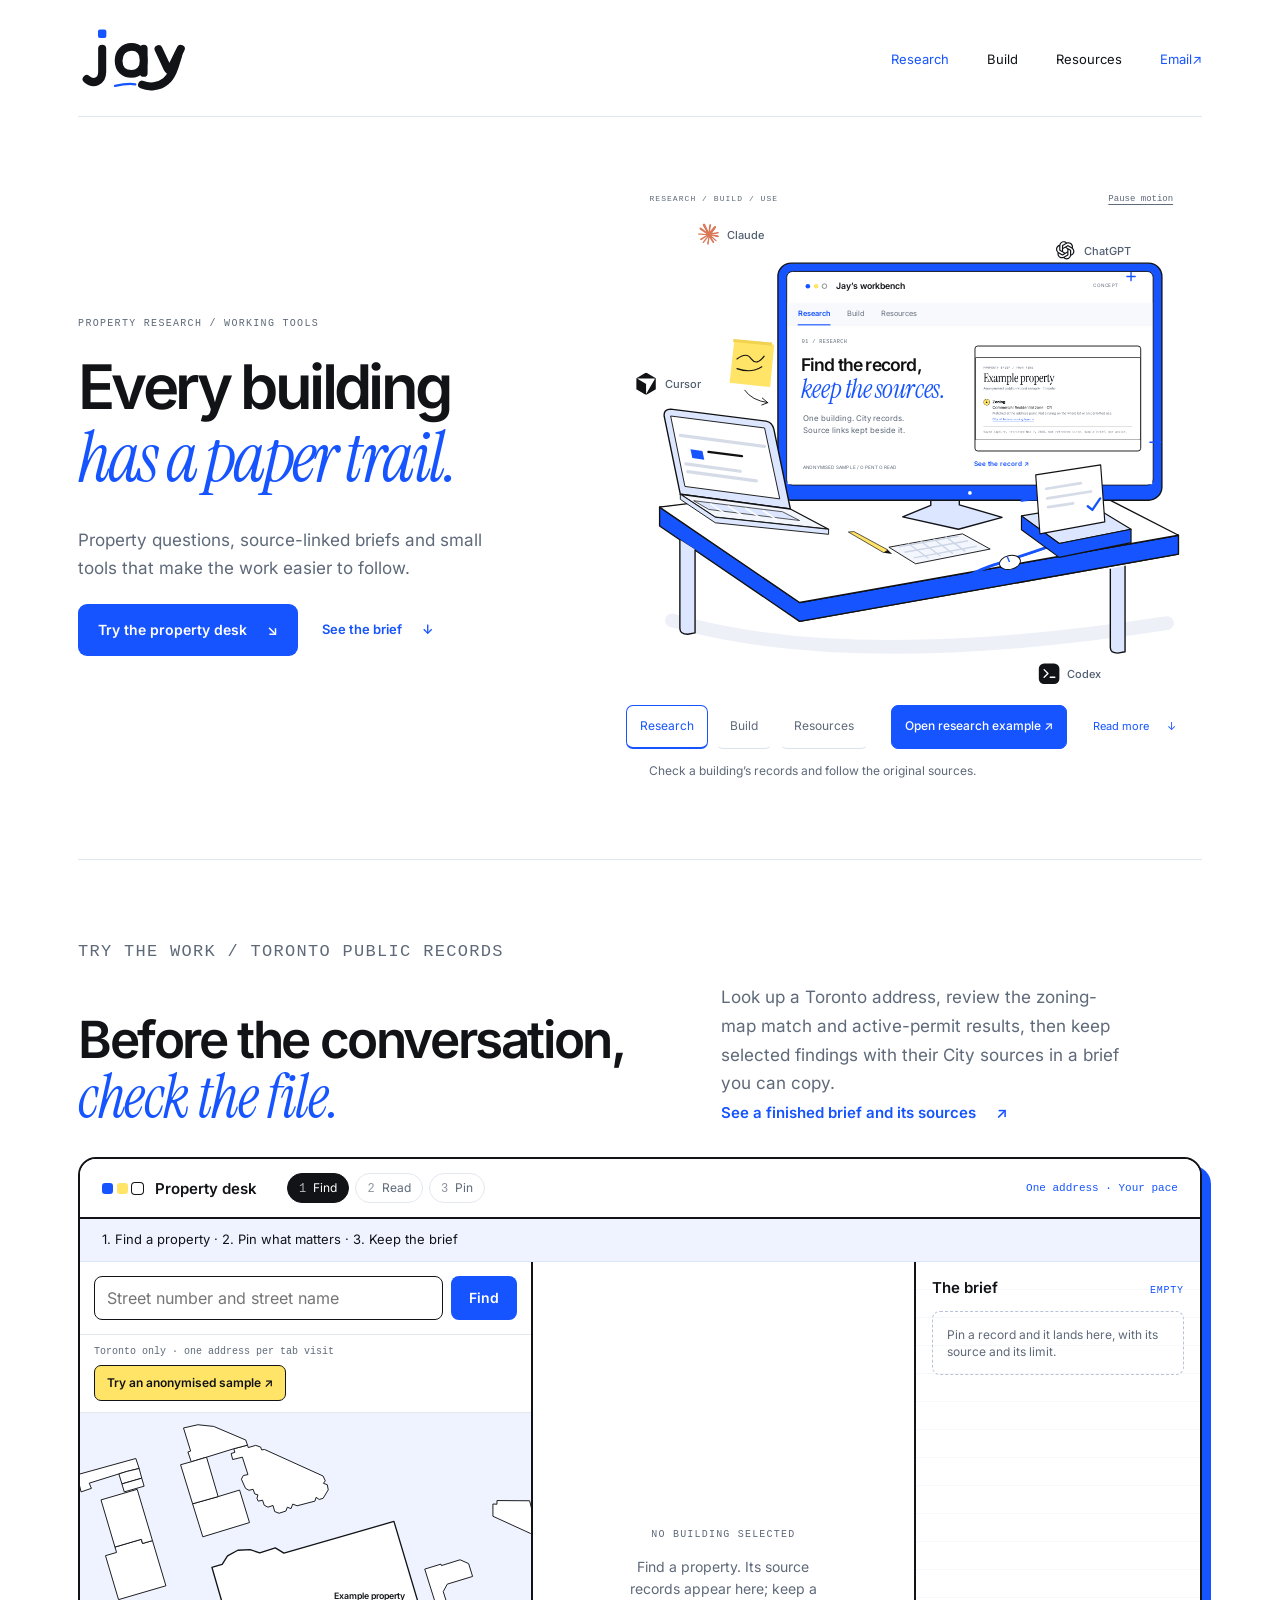
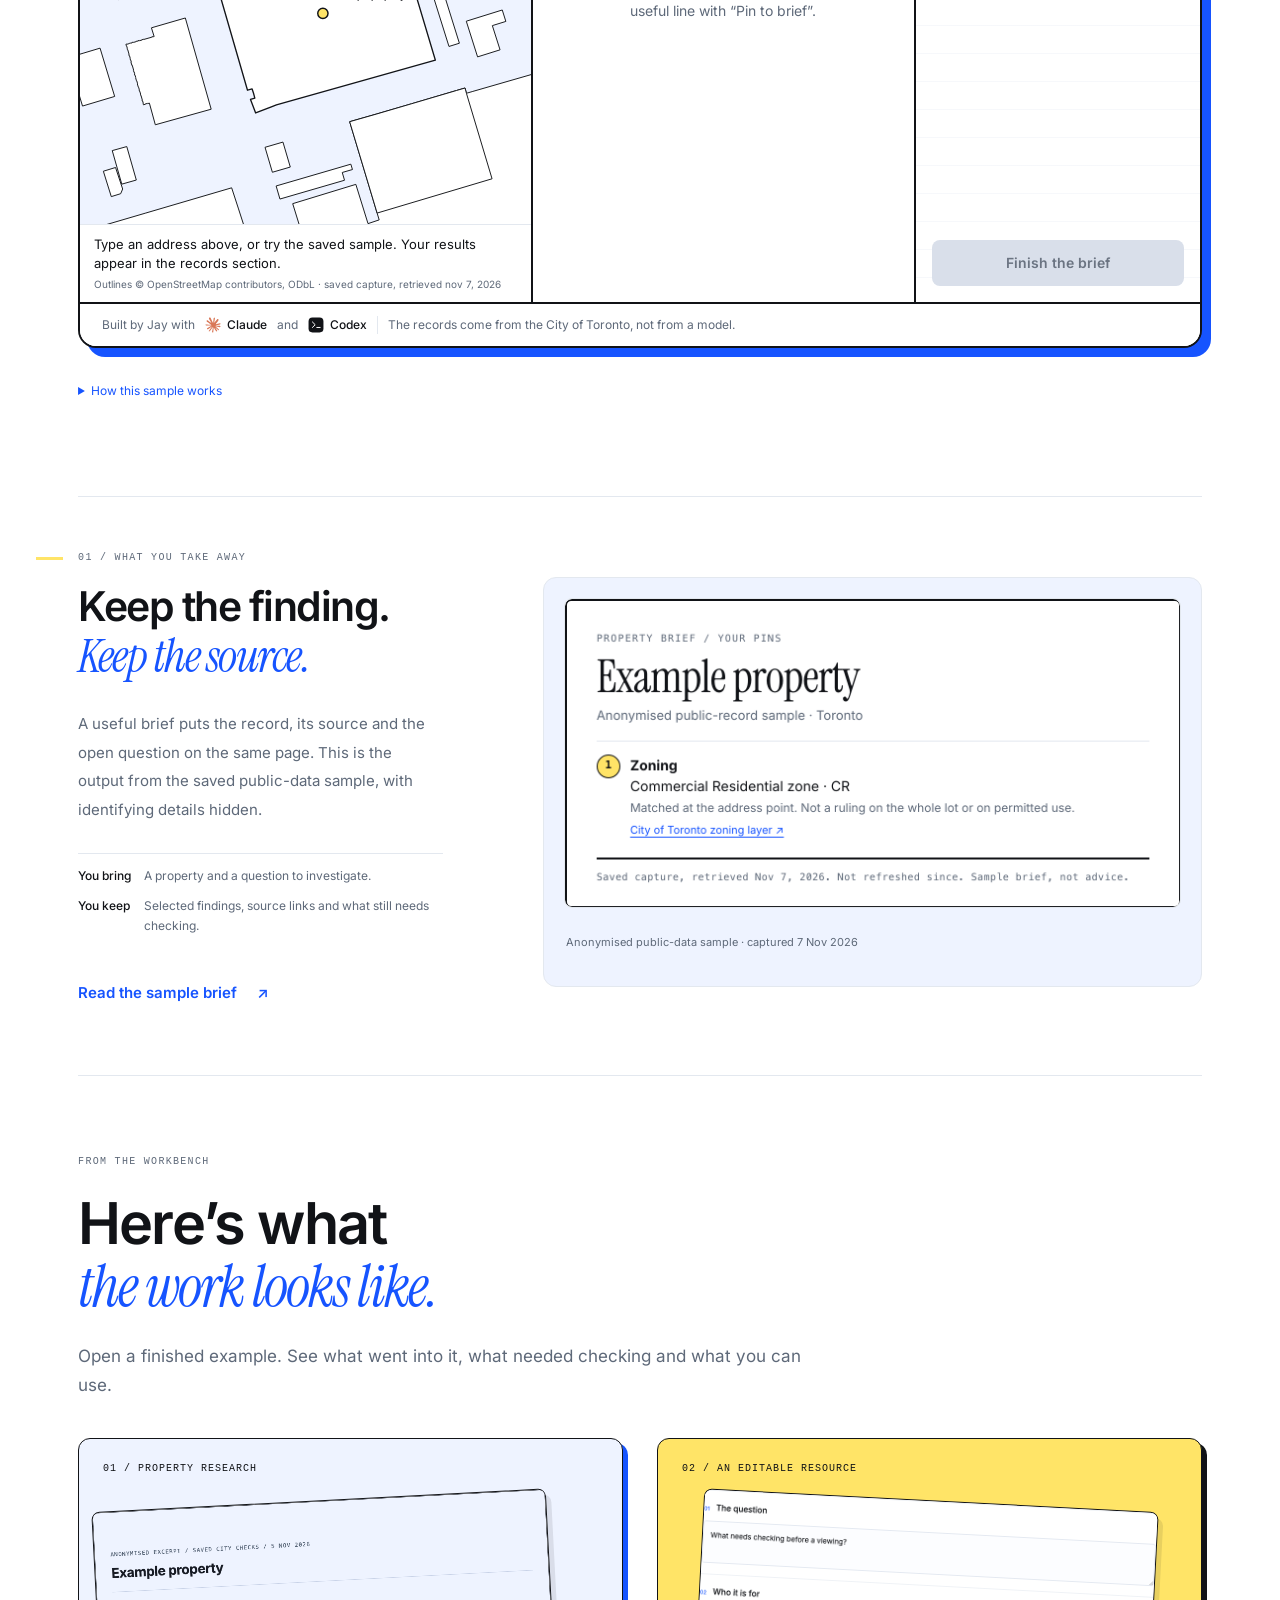
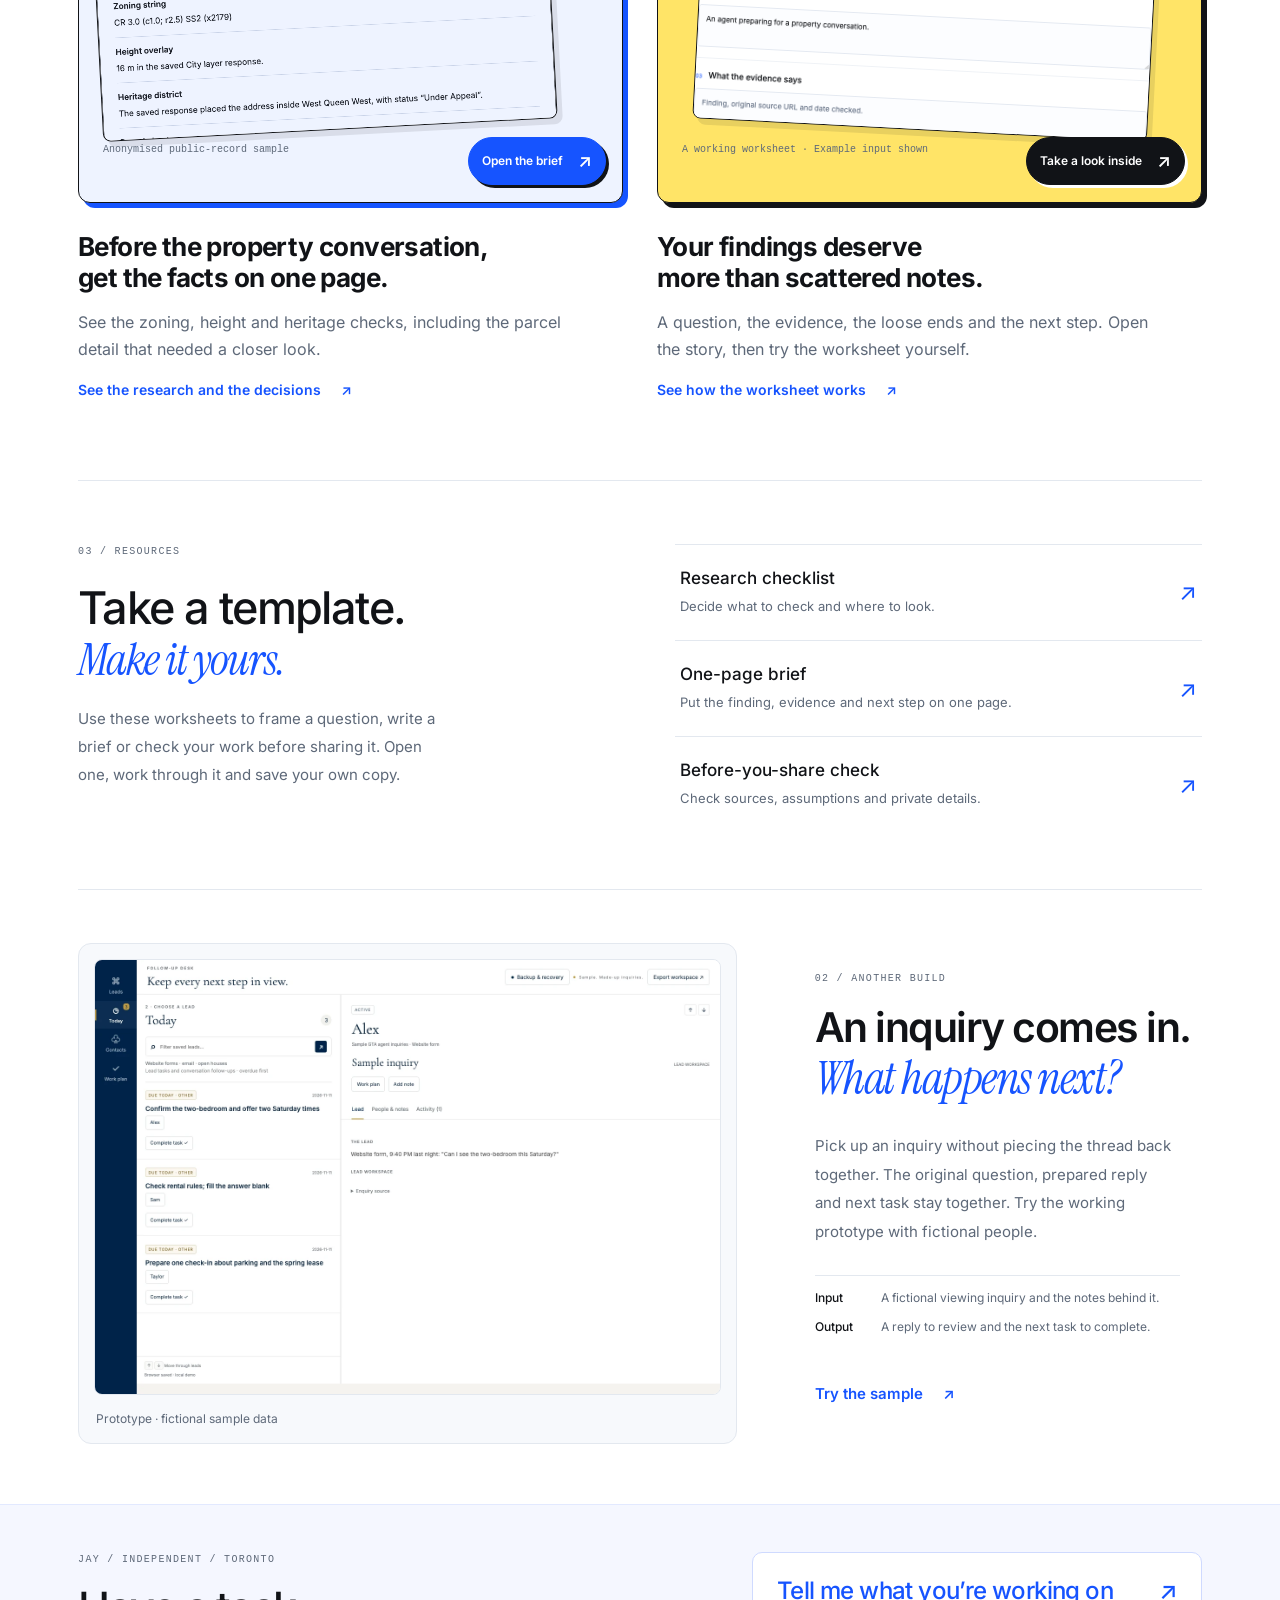
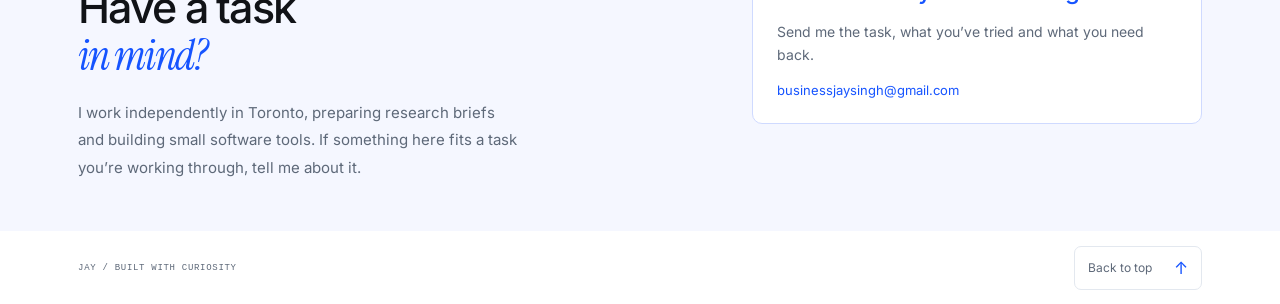
<file: index.html>
<!doctype html><html lang="en"><head><meta charset="utf-8"><meta name="viewport" content="width=device-width, initial-scale=1"><meta http-equiv="Content-Security-Policy" content="default-src 'self'; script-src 'self'; style-src 'self' 'unsafe-inline'; img-src 'self' data:; font-src 'self'; connect-src 'self' https://gis.toronto.ca https://ckan0.cf.opendata.inter.prod-toronto.ca https://services3.arcgis.com https://services6.arcgis.com; frame-src 'self'; object-src 'none'; base-uri 'none'; form-action 'none'; upgrade-insecure-requests"><meta name="referrer" content="no-referrer"><meta name="color-scheme" content="light"><meta name="theme-color" content="#ffffff"><title>Jay / From a rough idea to useful work.</title><meta name="description" content="Jay builds property-research tools that pull a building’s public records into one sourced view. Try one address with real City of Toronto records. Toronto addresses only."><meta property="og:title" content="Jay / From a rough idea to useful work."><meta property="og:description" content="Research, tools and useful things. A look at what I’m building."><meta property="og:type" content="website"><meta property="og:image" content="https://businessjaysingh-dotcom.github.io/portfolio/assets/share.png"><link rel="icon" type="image/svg+xml" href="assets/jay-icon.svg"><link rel="stylesheet" href="assets/fonts.css"><link rel="stylesheet" href="styles.css?v=mobilemail4"><link rel="stylesheet" href="property-desk.css?v=mobilemail4"><script src="app.js?v=mobilemail4" defer></script><script src="motion.js?v=mobilemail4" defer></script></head><body><aside class="email-return" id="email-return" hidden aria-label="Return to your email"><div><strong>You opened Jay’s work from an email.</strong><p id="email-return-note">Your email is in the app or tab you opened this from.</p></div><div class="email-return-actions"><button type="button" id="email-return-button">Return to email</button><a href="https://mail.google.com/mail/#search/from%3Abusinessjaysingh%40gmail.com" target="_blank" rel="noopener noreferrer">Open Gmail ↗</a></div></aside><a class="skip" href="#main">Skip to the work</a><a class="skip" href="#property-desk">Skip to the property desk</a>
<header class="header"><a class="wordmark" href="#home" aria-label="Jay home"><svg xmlns="http://www.w3.org/2000/svg" width="120" height="70" viewBox="0 0 360 210" fill="none" aria-hidden="true"><path d="M68 14 H82 Q88 14 88 20 V34 Q88 40 82 40 H68 Q62 40 62 34 V20 Q62 14 68 14Z" fill="#1654FF"/><path d="M75 74 V146 C75 174 49 187 27 168" stroke="#111317" stroke-width="25" stroke-linecap="round"/><path d="M204 111 C204 84 188 68 166 68 C143 68 126 85 126 111 C126 137 143 152 166 152 C188 152 204 136 204 111Z" stroke="#111317" stroke-width="24"/><path d="M204 73 V149" stroke="#111317" stroke-width="24" stroke-linecap="round"/><path d="M250 75 L278 135 Q283 145 290 133 L319 74" stroke="#111317" stroke-width="25" stroke-linecap="round" stroke-linejoin="round"/><path d="M311 93 C301 126 294 157 272 175 C250 193 219 194 199 185" stroke="#111317" stroke-width="25" stroke-linecap="round"/><path d="M115 189 C141 183 159 181 178 184" stroke="#1654FF" stroke-width="7" stroke-linecap="round"/></svg></a><nav aria-label="Main navigation"><a href="#research">Research</a><a href="#build">Build</a><a href="#resources">Resources</a><a class="email-nav" href="mailto:businessjaysingh@gmail.com">Email <span aria-hidden="true">↗</span></a></nav></header>
<main id="main"><section class="hero" id="home"><div class="intro"><p class="eyebrow">PROPERTY RESEARCH / WORKING TOOLS</p><h1>Every building<br><em>has a paper trail.</em></h1><p class="intro-copy">Property questions, source-linked briefs and small tools that make the work easier to follow.</p><div class="hero-task-actions"><a class="desk-primary" href="#property-desk">Try the property desk <span aria-hidden="true">↘</span></a><a class="text-link" href="#brief-preview">See the brief <span aria-hidden="true">↓</span></a></div></div><div class="notes-board monitor-board" data-focus="research"><div class="board-top"><span>RESEARCH / BUILD / USE</span><button id="motion-toggle" type="button" aria-pressed="false">Pause motion</button></div><div class="drawing"><svg xmlns="http://www.w3.org/2000/svg" width="1250" height="1080" viewBox="250 100 1250 1080" fill="none" role="group" aria-label="Jay’s illustrated desk and monitor. Select Research, Build or Resources on the screen."><path d="M350 998 Q740 1110 1425 1004" fill="none" stroke="#EDF1F7" stroke-width="30" stroke-linecap="round" />
<path d="M323 752 L1134 693 L1450 854 L627 1000 Z" fill="#F3F6FC" stroke="#111111" stroke-width="3" stroke-linejoin="round" />
<path d="M323 752 L627 959 L1450 813 L1450 854 L627 1000 L323 793 Z" fill="#1654FF" stroke="#111111" stroke-width="3" stroke-linejoin="round" />
<path d="M323 752 L1134 651 L1450 813 L627 959 Z" fill="#FFFFFF" stroke="#111111" stroke-width="3" stroke-linejoin="round" />
<path d="M367 823 L367 1015 Q367 1028 384 1028 L400 1025 L400 844 M1302 886 L1302 1057 Q1302 1069 1318 1069 L1334 1066 L1334 879" fill="#DCE7FF" stroke="#111111" stroke-width="3" stroke-linejoin="round" />
<path d="M1109 737 C1223 724 1314 770 1218 817 S994 879 973 923" fill="none" stroke="#1654FF" stroke-width="6" stroke-linecap="round" />
<path d="M963 918 L973 933 L983 918" fill="none" stroke="#1654FF" stroke-width="5" stroke-linecap="round" stroke-linejoin="round" /><path d="M912 681 L912 748 L851 773 L972 800 L1067 774 L974 747 L974 682" fill="#DCE7FF" stroke="#111317" stroke-width="3" stroke-linejoin="round" /><g id="main-monitor"><rect x="580" y="222" width="834" height="515" rx="29" fill="#1654FF" stroke="#111317" stroke-width="3" /><rect x="599" y="240" width="796" height="464" rx="13" fill="#FFFFFF" stroke="#111317" stroke-width="2" /><circle cx="645" cy="272" r="5" fill="#1654FF" /><circle cx="663" cy="272" r="5" fill="#FFE467" /><circle cx="681" cy="272" r="5" fill="#FFFFFF" stroke="#111317" stroke-width="1" /><text x="707" y="278" fill="#111317" font-family="Inter,Arial,sans-serif" font-size="19" font-weight="600">Jay’s workbench</text><text x="1265" y="274" fill="#5E6979" font-family="Inter,Arial,sans-serif" font-size="10" letter-spacing="1">CONCEPT</text><circle cx="997" cy="721" r="4" fill="#FFFFFF" /></g><g><rect x="601" y="308" width="792" height="49" fill="#F8F9FC" /><path d="M601 357H1393" stroke="#E1E5EE" stroke-width="1" /></g><g class="monitor-tab monitor-tab-research source-fragment" data-view="research" role="button" tabindex="0" aria-label="Show Research on the monitor" aria-pressed="true"><rect x="614" y="309" width="85" height="47" fill="#FFFFFF" fill-opacity="0" /><text class="tab-name" x="623" y="336" font-family="Inter,Arial,sans-serif" font-size="16" fill="#1654FF">Research</text><path class="tab-underline" d="M623 356H694" stroke="#1654FF" stroke-width="2.5" opacity="1" /></g><g class="monitor-tab monitor-tab-build working-model" data-view="build" role="button" tabindex="0" aria-label="Show Build on the monitor" aria-pressed="false"><rect x="720" y="309" width="65" height="47" fill="#FFFFFF" fill-opacity="0" /><text class="tab-name" x="729" y="336" font-family="Inter,Arial,sans-serif" font-size="16" fill="#6A7381">Build</text><path class="tab-underline" d="M729 356H780" stroke="#1654FF" stroke-width="2.5" opacity="0" /></g><g class="monitor-tab monitor-tab-resources finished-brief" data-view="resources" role="button" tabindex="0" aria-label="Show Resources on the monitor" aria-pressed="false"><rect x="794" y="309" width="110" height="47" fill="#FFFFFF" fill-opacity="0" /><text class="tab-name" x="803" y="336" font-family="Inter,Arial,sans-serif" font-size="16" fill="#6A7381">Resources</text><path class="tab-underline" d="M803 356H899" stroke="#1654FF" stroke-width="2.5" opacity="0" /></g><g class="screen-panel screen-research" style="display:inline"><rect x="601" y="358" width="792" height="344" fill="#FFFFFF" /><text x="632.0" y="395.35" fill="#5E6979" font-family="ui-monospace,monospace" font-size="11.0" font-weight="400" font-style="normal" letter-spacing="1px"><tspan x="632.0" dy="0">01 / RESEARCH</tspan></text><text x="630.0" y="455.3" fill="#111111" font-family="Inter,Arial,sans-serif" font-size="38.0" font-weight="600" font-style="normal" letter-spacing="-1.8px"><tspan x="630.0" dy="0">Find the record,</tspan></text><text x="630.0" y="514.45" fill="#1654FF" font-family="Instrument Serif,Georgia,serif" font-size="57.0" font-weight="400" font-style="italic" letter-spacing="-1px"><tspan x="630.0" dy="0">keep the sources.</tspan></text><text x="634.0" y="564.45" fill="#5E6979" font-family="Inter,Arial,sans-serif" font-size="17.0" font-weight="400" font-style="normal" letter-spacing="0"><tspan x="634.0" dy="0">One building. City records.</tspan><tspan x="634.0" dy="27.200000000000003">Source links kept beside it.</tspan></text><image class="real-work-preview" href="assets/brief-preview.png?v=finish1" x="1008" y="402" width="360" height="228" preserveAspectRatio="xMidYMid meet" aria-label="Anonymised finished brief; open the sample to read" /><rect x="1008" y="402" width="360" height="228" rx="6" fill="none" stroke="#111317" stroke-width="2" /><text x="634" y="670" fill="#5E6979" font-family="Inter,Arial,sans-serif" font-size="10" letter-spacing=".4">ANONYMISED SAMPLE / OPEN TO READ</text><text x="1005" y="663" fill="#1654FF" font-family="Inter,Arial,sans-serif" font-size="14" font-weight="600">See the record ↗</text><g data-project="research" role="button" tabindex="0" aria-label="Open the research example"><rect x="995" y="638" width="150" height="44" fill="#FFFFFF" fill-opacity="0" data-hit-area="true" /></g></g><g class="screen-panel screen-build" style="display:none"><rect x="601" y="358" width="792" height="344" fill="#FFFFFF" /><text x="632.0" y="395.35" fill="#5E6979" font-family="ui-monospace,monospace" font-size="11.0" font-weight="400" font-style="normal" letter-spacing="1px"><tspan x="632.0" dy="0">02 / BUILD</tspan></text><text x="630.0" y="455.3" fill="#111111" font-family="Inter,Arial,sans-serif" font-size="38.0" font-weight="600" font-style="normal" letter-spacing="-1.8px"><tspan x="630.0" dy="0">Keep the note</tspan></text><text x="630.0" y="510.2" fill="#1654FF" font-family="Instrument Serif,Georgia,serif" font-size="52.0" font-weight="400" font-style="italic" letter-spacing="-1px"><tspan x="630.0" dy="0">with the next step.</tspan></text><text x="634.0" y="564.45" fill="#5E6979" font-family="Inter,Arial,sans-serif" font-size="17.0" font-weight="400" font-style="normal" letter-spacing="0"><tspan x="634.0" dy="0">A request. A prepared reply.</tspan><tspan x="634.0" dy="27.200000000000003">Notes, tasks and Today.</tspan></text><image class="real-work-preview" href="assets/workspace.png" x="1018" y="402" width="346" height="216" preserveAspectRatio="xMidYMid meet" aria-label="Actual prototype with fictional inquiries, notes and tasks" /><text x="634" y="670" fill="#5E6979" font-family="Inter,Arial,sans-serif" font-size="10" letter-spacing=".4">PROTOTYPE / FICTIONAL SAMPLE DATA</text><text x="1005" y="663" fill="#1654FF" font-family="Inter,Arial,sans-serif" font-size="14" font-weight="600">Prototype ↗</text><g data-project="build" role="button" tabindex="0" aria-label="Open the build example"><rect x="995" y="638" width="150" height="44" fill="#FFFFFF" fill-opacity="0" data-hit-area="true" /></g></g><g class="screen-panel screen-resources" style="display:none"><rect x="601" y="358" width="792" height="344" fill="#FFFFFF" /><text x="632.0" y="395.35" fill="#5E6979" font-family="ui-monospace,monospace" font-size="11.0" font-weight="400" font-style="normal" letter-spacing="1px"><tspan x="632.0" dy="0">03 / RESOURCES</tspan></text><text x="630.0" y="455.3" fill="#111111" font-family="Inter,Arial,sans-serif" font-size="38.0" font-weight="600" font-style="normal" letter-spacing="-1.8px"><tspan x="630.0" dy="0">Take a brief,</tspan></text><text x="630.0" y="510.2" fill="#1654FF" font-family="Instrument Serif,Georgia,serif" font-size="52.0" font-weight="400" font-style="italic" letter-spacing="-1px"><tspan x="630.0" dy="0">make it yours.</tspan></text><text x="634.0" y="564.45" fill="#5E6979" font-family="Inter,Arial,sans-serif" font-size="17.0" font-weight="400" font-style="normal" letter-spacing="0"><tspan x="634.0" dy="0">A research brief. A checklist.</tspan><tspan x="634.0" dy="27.200000000000003">Editable files you can use.</tspan></text><path d="M1055 453 L1098 453 L1110 467 H1296 V612 H1055 Z" fill="#1654FF" stroke="#111111" stroke-width="2" stroke-linejoin="round" />
<path d="M1075 420 L1208 404 L1227 566 L1094 581 Z" fill="#FFFFFF" stroke="#111111" stroke-width="2" />
<path d="M1098 450 L1172 441 M1102 471 L1190 460 M1105 492 L1160 485" stroke="#CDD5E3" stroke-width="5" stroke-linecap="round" />
<path d="M1173 448 L1284 474 L1250 610 L1139 584 Z" fill="#FFE467" stroke="#111111" stroke-width="2" />
<path d="M1190 484 L1249 498 M1185 506 L1224 515" stroke="#111111" stroke-width="3" stroke-linecap="round" />
<path d="M1043 528 L1290 528 L1309 633 H1064 Z" fill="#EBF0FF" stroke="#111111" stroke-width="2" stroke-linejoin="round" />
<path d="M1085 562 H1189 M1085 581 H1155" stroke="#1654FF" stroke-width="5" stroke-linecap="round" />
<path d="M1236 563 V598 M1224 587 L1236 599 L1248 587" fill="none" stroke="#1654FF" stroke-width="3" stroke-linecap="round" stroke-linejoin="round" />
<circle cx="1310" cy="418" r="5" fill="#1654FF" /><text x="634" y="670" fill="#5E6979" font-family="Inter,Arial,sans-serif" font-size="10" letter-spacing=".4">ILLUSTRATED CONCEPT / EXPLORE THE WORK</text><text x="1005" y="663" fill="#1654FF" font-family="Inter,Arial,sans-serif" font-size="14" font-weight="600">Templates ↗</text><a href="#resources" aria-label="Open the templates section"><rect x="995" y="638" width="150" height="44" fill="#FFFFFF" fill-opacity="0" data-hit-area="true" /></a></g><path class="ink-route" d="M1109 737 C1223 724 1314 770 1218 817 S994 879 973 923" fill="none" stroke="#1654FF" stroke-width="4" stroke-linecap="round" /><path d="M485 391 L572 399 L563 491 L475 482 Z" fill="#FFE467" />
<path d="M483 390 L567 398" stroke="#F1D350" stroke-width="7" />
<path d="M491 430 Q512 414 522 430 Q534 446 550 424 M491 451 Q522 462 545 447" fill="none" stroke="#111111" stroke-width="2.5" stroke-linecap="round" />
<path d="M508 498 Q523 520 558 525 M546 515 L558 525 L545 530" fill="none" stroke="#111111" stroke-width="2" stroke-linecap="round" stroke-linejoin="round" />
<path d="M821 839 L981 810 L1041 843 L879 875 Z" fill="#F3F6FC" stroke="#111111" stroke-width="2" stroke-linejoin="round" />
<path d="M842 838 L973 815 M855 850 L993 825 M875 862 L1012 837 M863 831 L907 863 M890 826 L933 858 M918 821 L960 853 M944 816 L987 848" stroke="#CDD6E7" stroke-width="3" />
<ellipse cx="1084" cy="872" rx="23" ry="15" fill="#FFFFFF" stroke="#111111" stroke-width="2" transform="rotate(-13 1084 872)" />
<path d="M1078 859 L1083 871" stroke="#1654FF" stroke-width="3" />
<path d="M733 806 L745 805 L819 845 L810 851 Z" fill="#FFE467" stroke="#111111" stroke-width="1.5" />
<path d="M810 851 L828 854 L819 845" fill="#111111" />
<path d="M1400 623 L1400 599 M1388 611 L1412 611 M1347 260 L1347 242 M1338 251 L1356 251" stroke="#1654FF" stroke-width="3" stroke-linecap="round" /><path d="M333 555 Q331 539 347 539 L554 565 Q567 567 571 582 L607 756 L368 724 Z" fill="#DCE7FF" stroke="#111111" stroke-width="3" stroke-linejoin="round" />
<path d="M347 554 L551 580 L584 734 L378 707 Z" fill="#FFFFFF" stroke="#111111" stroke-width="2" stroke-linejoin="round" />
<path d="M368 724 L607 756 L690 800 L444 774 Z" fill="#F3F6FC" stroke="#111111" stroke-width="3" stroke-linejoin="round" />
<path d="M368 724 L444 774 L690 800 L690 811 L444 786 L368 735 Z" fill="#DCE7FF" stroke="#111111" stroke-width="2" stroke-linejoin="round" />
<path d="M397 738 L590 762 L627 781 L430 757 Z" fill="#DCE7FF" stroke="#111111" stroke-width="1.5" />
<path d="M433 744 L464 765 M471 749 L503 770 M509 754 L542 775 M547 759 L579 780" stroke="#FFFFFF" stroke-width="3" />
<path d="M368 596 L551 620 M380 658 L498 674 M384 675 L533 695" stroke="#D6DCE7" stroke-width="7" stroke-linecap="round" />
<path d="M390 626 L416 630 L420 649 L394 645 Z" fill="#1654FF" />
<path d="M429 632 L502 641" stroke="#111111" stroke-width="5" stroke-linecap="round" /><path d="M1109 771 L1258 746 L1347 800 L1191 831 Z" fill="#DCE7FF" stroke="#111111" stroke-width="2.5" stroke-linejoin="round" />
<path d="M1109 771 L1191 831 L1347 800 L1347 829 L1191 861 L1109 801 Z" fill="#1654FF" stroke="#111111" stroke-width="2.5" stroke-linejoin="round" />
<path d="M1140 682 L1281 660 L1290 784 L1149 810 Z" fill="#FFFFFF" stroke="#111111" stroke-width="2.5" stroke-linejoin="round" />
<path d="M1163 712 L1238 700 M1165 733 L1260 718 M1167 752 L1221 744" stroke="#D6DCE7" stroke-width="6" stroke-linecap="round" />
<path d="M1253 750 L1263 758 L1280 733" fill="none" stroke="#1654FF" stroke-width="5" stroke-linecap="round" stroke-linejoin="round" /><g class="tool-anchor tool-claude" transform="translate(405 135)" role="img" aria-label="Claude"><g class="tool-float"><svg width="48" height="48" viewBox="0 0 248 248" fill="none">
<path d="M52.4285 162.873L98.7844 136.879L99.5485 134.602L98.7844 133.334H96.4921L88.7237 132.862L62.2346 132.153L39.3113 131.207L17.0249 130.026L11.4214 128.844L6.2 121.873L6.7094 118.447L11.4214 115.257L18.171 115.847L33.0711 116.911L55.485 118.447L71.6586 119.392L95.728 121.873H99.5485L100.058 120.337L98.7844 119.392L97.7656 118.447L74.5877 102.732L49.4995 86.1905L36.3823 76.62L29.3779 71.7757L25.8121 67.2858L24.2839 57.3608L30.6515 50.2716L39.3113 50.8623L41.4763 51.4531L50.2636 58.1879L68.9842 72.7209L93.4357 90.6804L97.0015 93.6343L98.4374 92.6652L98.6571 91.9801L97.0015 89.2625L83.757 65.2772L69.621 40.8192L63.2534 30.6579L61.5978 24.632C60.9565 22.1032 60.579 20.0111 60.579 17.4246L67.8381 7.49965L71.9133 6.19995L81.7193 7.49965L85.7946 11.0443L91.9074 24.9865L101.714 46.8451L116.996 76.62L121.453 85.4816L123.873 93.6343L124.764 96.1155H126.292V94.6976L127.566 77.9197L129.858 57.3608L132.15 30.8942L132.915 23.4505L136.608 14.4708L143.994 9.62643L149.725 12.344L154.437 19.0788L153.8 23.4505L150.998 41.6463L145.522 70.1215L141.957 89.2625H143.994L146.414 86.7813L156.093 74.0206L172.266 53.698L179.398 45.6635L187.803 36.802L193.152 32.5484H203.34L210.726 43.6549L207.415 55.1159L196.972 68.3492L188.312 79.5739L175.896 96.2095L168.191 109.585L168.882 110.689L170.738 110.53L198.755 104.504L213.91 101.787L231.994 98.7149L240.144 102.496L241.036 106.395L237.852 114.311L218.495 119.037L195.826 123.645L162.07 131.592L161.696 131.893L162.137 132.547L177.36 133.925L183.855 134.279H199.774L229.447 136.524L237.215 141.605L241.8 147.867L241.036 152.711L229.065 158.737L213.019 154.956L175.45 145.977L162.587 142.787H160.805V143.85L171.502 154.366L191.242 172.089L215.82 195.011L217.094 200.682L213.91 205.172L210.599 204.699L188.949 188.394L180.544 181.069L161.696 165.118H160.422V166.772L164.752 173.152L187.803 207.771L188.949 218.405L187.294 221.832L181.308 223.959L174.813 222.777L161.187 203.754L147.305 182.486L136.098 163.345L134.745 164.2L128.075 235.42L125.019 239.082L117.887 241.8L111.902 237.31L108.718 229.984L111.902 215.452L115.722 196.547L118.779 181.541L121.58 162.873L123.291 156.636L123.14 156.219L121.773 156.449L107.699 175.752L86.304 204.699L69.3663 222.777L65.291 224.431L58.2867 220.768L58.9235 214.27L62.8713 208.48L86.304 178.705L100.44 160.155L109.551 149.507L109.462 147.967L108.959 147.924L46.6977 188.512L35.6182 189.93L30.7788 185.44L31.4156 178.115L33.7079 175.752L52.4285 162.873Z" fill="#D97757" />
</svg><text x="64" y="34" fill="#525F71" font-family="Inter,Arial,sans-serif" font-size="24" font-weight="500">Claude</text></g></g><g class="tool-anchor tool-chatgpt" transform="translate(1180 170)" role="img" aria-label="ChatGPT"><g class="tool-float"><svg width="48" height="48" viewBox="0 0 180 180" fill="none">
  <path d="M101.228 164.247C96.2776 164.247 91.5751 163.307 87.1201 161.426C82.6651 159.545 78.7051 156.921 75.2401 153.555C71.4781 154.842 67.5676 155.486 63.5086 155.486C56.8756 155.486 50.7376 153.852 45.0946 150.585C39.4516 147.318 34.8976 142.863 31.4326 137.22C28.0666 131.577 26.3836 125.291 26.3836 118.361C26.3836 115.49 26.7796 112.371 27.5716 109.005C23.6116 105.342 20.5426 101.135 18.3646 96.3828C16.1866 91.5318 15.0976 86.4828 15.0976 81.2358C15.0976 75.8898 16.2361 70.7418 18.5131 65.7918C20.7901 60.8418 23.9581 56.5848 28.0171 53.0208C32.1751 49.3578 36.9766 46.8333 42.4216 45.4473C43.5106 39.8043 45.7876 34.7553 49.2526 30.3003C52.8166 25.7463 57.1726 22.1823 62.3206 19.6083C67.4686 17.0343 72.9631 15.7473 78.8041 15.7473C83.7541 15.7473 88.4566 16.6878 92.9116 18.5688C97.3666 20.4498 101.327 23.0733 104.792 26.4393C108.554 25.1523 112.464 24.5088 116.523 24.5088C123.156 24.5088 129.294 26.1423 134.937 29.4093C140.58 32.6763 145.085 37.1313 148.451 42.7743C151.916 48.4173 153.648 54.7038 153.648 61.6338C153.648 64.5048 153.252 67.6233 152.46 70.9893C156.42 74.6523 159.489 78.9093 161.667 83.7603C163.845 88.5123 164.934 93.5118 164.934 98.7588C164.934 104.105 163.796 109.253 161.519 114.203C159.242 119.153 156.024 123.459 151.866 127.122C147.807 130.686 143.055 133.161 137.61 134.547C136.521 140.19 134.195 145.239 130.631 149.694C127.166 154.248 122.859 157.812 117.711 160.386C112.563 162.96 107.069 164.247 101.228 164.247ZM64.5481 145.685C69.4981 145.685 73.8046 144.645 77.4676 142.566L105.386 126.528C106.376 125.835 106.871 124.895 106.871 123.707V110.936L70.9336 131.577C68.7556 132.864 66.5776 132.864 64.3996 131.577L36.3331 115.391C36.3331 115.688 36.2836 116.034 36.1846 116.43C36.1846 116.826 36.1846 117.42 36.1846 118.212C36.1846 123.261 37.3726 127.914 39.7486 132.171C42.2236 136.329 45.6391 139.596 49.9951 141.972C54.3511 144.447 59.2021 145.685 64.5481 145.685ZM66.0331 121.479C66.6271 121.776 67.1716 121.925 67.6666 121.925C68.1616 121.925 68.6566 121.776 69.1516 121.479L80.2891 115.094L44.5006 94.3038C42.3226 93.0168 41.2336 91.0863 41.2336 88.5123V56.2878C36.2836 58.4658 32.3236 61.8318 29.3536 66.3858C26.3836 70.8408 24.8986 75.7908 24.8986 81.2358C24.8986 86.0868 26.1361 90.7398 28.6111 95.1948C31.0861 99.6498 34.3036 103.016 38.2636 105.293L66.0331 121.479ZM101.228 154.446C106.475 154.446 111.227 153.258 115.484 150.882C119.741 148.506 123.107 145.239 125.582 141.081C128.057 136.923 129.294 132.27 129.294 127.122V95.0463C129.294 93.8583 128.799 92.9673 127.809 92.3733L116.523 85.8393V127.271C116.523 129.845 115.434 131.775 113.256 133.062L85.1896 149.249C90.0406 152.714 95.3866 154.446 101.228 154.446ZM106.871 100.095V79.8993L90.09 70.3953L73.1611 79.8993V100.095L90.09 109.599L106.871 100.095ZM63.5086 52.7238C63.5086 50.1498 64.5976 48.2193 66.7756 46.9323L94.8421 30.7458C89.9911 27.2808 84.6451 25.5483 78.8041 25.5483C73.5571 25.5483 68.8051 26.7363 64.5481 29.1123C60.2911 31.4883 56.9251 34.7553 54.4501 38.9133C52.0741 43.0713 50.8861 47.7243 50.8861 52.8723V84.7998C50.8861 85.9878 51.3811 86.9283 52.3711 87.6213L63.5086 94.1553V52.7238ZM138.947 123.707C143.897 121.529 147.807 118.163 150.678 113.609C153.648 109.055 155.133 104.105 155.133 98.7588C155.133 93.9078 153.896 89.2548 151.421 84.7998C148.946 80.3448 145.728 76.9788 141.768 74.7018L113.999 58.6638C113.405 58.2678 112.86 58.1193 112.365 58.2183C111.87 58.2183 111.375 58.3668 110.88 58.6638L99.7426 64.9008L135.68 85.8393C136.769 86.4333 137.561 87.2253 138.056 88.2153C138.65 89.1063 138.947 90.1953 138.947 91.4823V123.707ZM109.098 48.2688C111.276 46.8828 113.454 46.8828 115.632 48.2688L143.847 64.7523C143.847 64.0593 143.847 63.1683 143.847 62.0793C143.847 57.3273 142.659 52.8228 140.283 48.5658C138.006 44.2098 134.69 40.7448 130.334 38.1708C126.077 35.5968 121.127 34.3098 115.484 34.3098C110.534 34.3098 106.227 35.3493 102.564 37.4283L74.6461 53.4663C73.6561 54.1593 73.1611 55.0998 73.1611 56.2878V69.0588L109.098 48.2688Z" fill="#111317" />
</svg><text x="64" y="34" fill="#525F71" font-family="Inter,Arial,sans-serif" font-size="24" font-weight="500">ChatGPT</text></g></g><g class="tool-anchor tool-cursor" transform="translate(270 460)" role="img" aria-label="Cursor"><g class="tool-float"><svg viewBox="400 395 170 190" width="48" height="48" fill="none"><path fill="#111317" d="M563.463 439.971L487.344 396.057C484.899 394.646 481.883 394.646 479.439 396.057L403.323 439.971C401.269 441.156 400 443.349 400 445.723V534.276C400 536.647 401.269 538.843 403.323 540.029L479.443 583.943C481.887 585.353 484.903 585.353 487.347 583.943L563.466 540.029C565.521 538.843 566.79 536.651 566.79 534.276V445.723C566.79 443.352 565.521 441.156 563.466 439.971H563.463ZM558.681 449.273L485.199 576.451C484.703 577.308 483.391 576.958 483.391 575.966V492.691C483.391 491.027 482.501 489.488 481.058 488.652L408.887 447.016C408.03 446.52 408.38 445.209 409.373 445.209H556.337C558.424 445.209 559.728 447.47 558.685 449.276H558.681V449.273Z" />
</svg><text x="64" y="34" fill="#525F71" font-family="Inter,Arial,sans-serif" font-size="24" font-weight="500">Cursor</text></g></g><g class="tool-anchor tool-codex" transform="translate(1145 1090)" role="img" aria-label="Codex"><g class="tool-float"><svg width="48" height="48" viewBox="0 0 29 29"><rect x="1" y="1" width="27" height="27" rx="7" fill="#111317" /><path d="M8 9L13 14L8 19M16 19H22" fill="none" stroke="#FFFFFF" stroke-width="1.8" stroke-linecap="round" stroke-linejoin="round" /></svg><text x="64" y="34" fill="#525F71" font-family="Inter,Arial,sans-serif" font-size="24" font-weight="500">Codex</text></g></g></svg></div><div class="bench-controls" role="group" aria-label="See the work"><button data-view="research" aria-pressed="true">Research</button><button data-view="build" aria-pressed="false">Build</button><button data-view="resources" aria-pressed="false">Resources</button><button id="bench-open" type="button">Open research example ↗</button><a id="bench-go" href="#research" aria-label="Explore Research">Read more <span aria-hidden="true">↓</span></a></div><p class="board-caption" id="bench-status" role="status" aria-live="polite">Start with a question. Keep the sources close.</p></div></section>
<section class="pdesk" id="property-desk" aria-labelledby="pdesk-heading">
<div class="pdesk-story"><p class="eyebrow">TRY THE WORK / TORONTO PUBLIC RECORDS</p><h2 id="pdesk-heading">Before the conversation,<br><em>check the file.</em></h2><p>Look up a Toronto address, review the zoning-map match and active-permit results, then keep selected findings with their City sources in a brief you can copy.<br><a class="text-link" href="cases/pitch-prep.html">See a finished brief and its sources <span aria-hidden="true">↗</span></a></p></div>
<div class="pd-console" id="pd-console" data-state="ready">
<div class="pd-bar"><strong>Property desk</strong><ol class="pd-steps" aria-label="Steps"><li data-step="1" aria-current="step">Find</li><li data-step="2">Read</li><li data-step="3">Pin</li></ol><span class="pd-visit-label">One address · Your pace</span></div>

<p class="pd-feedback" id="pd-feedback" role="status" aria-live="polite">1. Find a property · 2. Pin what matters · 3. Keep the brief</p>
<div class="pd-work" id="pd-work">
<div class="pd-mapcol"><form id="pd-find" autocomplete="off"><label for="pd-address">City of Toronto address</label><input id="pd-address" type="text" value="" placeholder="Street number and street name" maxlength="80" spellcheck="false" enterkeyhint="search"><button type="submit">Find</button></form><div class="pd-search-help"><span>Toronto only · one address per tab visit</span><button id="pd-start" type="button">Try an anonymised sample ↗</button></div><svg id="pd-map" role="group" aria-label="Anonymised saved example of building outlines. Select the marked sample or search your own address." preserveAspectRatio="xMidYMid slice"></svg><div class="pd-map-foot"><p id="pd-map-note" role="status">Type an address above, or try the saved sample. Your results appear in the records section.</p><p class="pd-attr" id="pd-attr">Outlines © OpenStreetMap contributors, ODbL</p></div></div>
<div id="pd-records" aria-label="City records"><div class="pd-rec-wait"><p class="pd-kicker">NO BUILDING SELECTED</p><p>Find a property. Its source records appear here; keep a useful line with “Pin to brief”.</p></div></div>
<aside class="pd-brief" aria-labelledby="pd-brief-title"><div class="pd-brief-top"><h3 id="pd-brief-title">The brief</h3><span id="pd-count">Empty</span></div><ul id="pd-brief-list"></ul><button id="pd-finish" type="button" disabled>Finish the brief</button></aside>
</div>
<div class="pd-done" id="pd-done" hidden tabindex="-1" aria-labelledby="pd-done-title"><div class="pd-sheet" id="pd-sheet"></div><div class="pd-after"><p class="pd-kicker">THE DESK IS CLOSED / THE BRIEF IS YOURS</p><h3 id="pd-done-title"></h3><p id="pd-done-copy"></p><div class="pd-actions"><button class="desk-primary" id="pd-copy" type="button">Copy the brief</button></div><a class="text-link pd-next" href="#after-desk">See where this fits <span aria-hidden="true">↓</span></a><p class="pd-one">This sample covers one address per visit. For another building, <a href="mailto:businessjaysingh@gmail.com?subject=Another%20Toronto%20address">send me the address</a>.</p></div></div>
<p class="pd-made">Built by Jay with <span><img src="assets/tool-marks/claude.svg" alt="" width="16" height="16">Claude</span> and <span><svg viewBox="0 0 29 29" aria-hidden="true"><rect x="1" y="1" width="27" height="27" rx="7" fill="#111317"/><path d="M8 9L13 14L8 19M16 19H22" fill="none" stroke="#fff" stroke-width="1.8" stroke-linecap="round" stroke-linejoin="round"/></svg>Codex</span><i>The records come from the City of Toronto, not from a model.</i></p>
</div><details class="pd-sample-explainer"><summary>How this sample works</summary><p>Live searches cover civic addresses inside the City of Toronto. The anonymised sample uses public records captured on 7 Nov 2026, with names and identifiers hidden. Other addresses are queried from City services and the map provider. Your selected address and pins stay in this tab for the visit. A source result is a starting point, not a complete property report.</p></details>
</section><section class="after-desk" id="after-desk" hidden aria-labelledby="after-title" tabindex="-1"><p class="eyebrow">FROM THE RECORDS TO THE QUESTION</p><h2 id="after-title">A search finds records.<br><em>The work is deciding what matters.</em></h2><p>Your brief keeps a source beside every finding. A zoning label is a starting point; a permit is one piece of the history. The next step depends on the question you’re trying to answer.</p><a class="desk-primary" href="mailto:businessjaysingh@gmail.com?subject=A%20property%20research%20task">Tell me about your task ↗</a><p class="after-small">Send the address, your question and what you need back.</p><a class="text-link" href="#case-studies">Or look through the work ↓</a></section><section class="project research" id="research" aria-labelledby="research-title"><div class="project-copy"><p class="eyebrow">01 / WHAT YOU TAKE AWAY</p><h2 id="research-title">Keep the finding.<br><em>Keep the source.</em></h2><p>A useful brief puts the record, its source and the open question on the same page. This is the output from the saved public-data sample, with identifying details hidden.</p><dl class="work-facts"><div><dt>You bring</dt><dd>A property and a question to investigate.</dd></div><div><dt>You keep</dt><dd>Selected findings, source links and what still needs checking.</dd></div></dl><button class="text-link" data-project="research">Read the sample brief <span aria-hidden="true">↗</span></button></div><figure class="project-figure" id="brief-preview"><button class="image-button" data-project="research" aria-label="Open the anonymised sample brief"><img src="assets/brief-preview.png?v=finish1" alt="Anonymised finished sample brief with findings, original sources and limits." width="900" height="720" loading="eager"></button><figcaption>Anonymised public-data sample · captured 7 Nov 2026</figcaption></figure></section>
<section class="work-cases" id="case-studies" aria-labelledby="cases-title"><div class="cases-heading"><p class="eyebrow">FROM THE WORKBENCH</p><h2 id="cases-title">Here’s what<br><em>the work looks like.</em></h2><p>Open a finished example. See what went into it, what needed checking and what you can use.</p></div><div class="case-grid"><a class="case-card" href="cases/pitch-prep.html" aria-label="Open the anonymised property research example"><span class="case-art case-paper"><span class="case-cover-label">01 / PROPERTY RESEARCH</span><span class="case-preview-frame"><img src="assets/pitch-note-preview.png?v=addressfree1" alt="Anonymised research sample with zoning, height and heritage checks." width="820" height="490" loading="eager"></span><span class="case-preview-note">Anonymised public-record sample</span><span class="case-open-cue">Open the brief <span aria-hidden="true">↗</span></span></span><h3>Before the property conversation,<br>get the facts on one page.</h3><p>See the zoning, height and heritage checks, including the parcel detail that needed a closer look.</p><span class="text-link">See the research and the decisions <span aria-hidden="true">↗</span></span></a><a class="case-card" href="cases/editable-brief.html" aria-label="Open the editable brief and worksheet design example"><span class="case-art case-template"><span class="case-cover-label">02 / AN EDITABLE RESOURCE</span><span class="case-preview-frame"><img src="assets/worksheet-preview.png" alt="Actual editable brief worksheet, with illustrative question and reader fields filled in." width="820" height="490" loading="eager"></span><span class="case-preview-note">A working worksheet · Example input shown</span><span class="case-open-cue">Take a look inside <span aria-hidden="true">↗</span></span></span><h3>Your findings deserve<br>more than scattered notes.</h3><p>A question, the evidence, the loose ends and the next step. Open the story, then try the worksheet yourself.</p><span class="text-link">See how the worksheet works <span aria-hidden="true">↗</span></span></a></div></section><section class="resources" id="resources" aria-labelledby="resources-title"><div><p class="eyebrow">03 / RESOURCES</p><h2 id="resources-title">Take a template.<br><em>Make it yours.</em></h2><p>Use these worksheets to frame a question, write a brief or check your work before sharing it. Open one, work through it and save your own copy.</p></div><div class="download-list"><a href="resources/research-checklist.html"><span><strong>Research checklist</strong><small>Decide what to check and where to look.</small></span><span aria-hidden="true">↗</span></a><a href="resources/one-page-brief.html"><span><strong>One-page brief</strong><small>Put the finding, evidence and next step on one page.</small></span><span aria-hidden="true">↗</span></a><a href="resources/review-checklist.html"><span><strong>Before-you-share check</strong><small>Check sources, assumptions and private details.</small></span><span aria-hidden="true">↗</span></a></div></section>
<section class="project build" id="build" aria-labelledby="build-title"><figure class="project-figure"><button class="image-button" data-project="build" aria-label="Open the contact and task workspace demonstration"><picture><source srcset="assets/workspace.webp" type="image/webp"><img src="assets/workspace.png" alt="Actual prototype screenshot with fictional Alex, Sam and Taylor, their notes and next tasks in a Today view." width="1440" height="1000" loading="lazy"></picture></button><figcaption>Prototype · fictional sample data</figcaption></figure><div class="project-copy"><p class="eyebrow">02 / ANOTHER BUILD</p><h2 id="build-title">An inquiry comes in.<br><em>What happens next?</em></h2><p>Pick up an inquiry without piecing the thread back together. The original question, prepared reply and next task stay together. Try the working prototype with fictional people.</p><dl class="work-facts"><div><dt>Input</dt><dd>A fictional viewing inquiry and the notes behind it.</dd></div><div><dt>Output</dt><dd>A reply to review and the next task to complete.</dd></div></dl><button class="text-link" data-project="build">Try the sample <span aria-hidden="true">↗</span></button></div></section>
<section class="about" id="about" aria-labelledby="about-title"><div><p class="eyebrow">JAY / INDEPENDENT / TORONTO</p><h2 id="about-title">Have a task<br><em>in mind?</em></h2><p>I work independently in Toronto, preparing research briefs and building small software tools. If something here fits a task you’re working through, tell me about it.</p></div><a href="mailto:businessjaysingh@gmail.com" class="contact-link" aria-label="Email Jay at businessjaysingh@gmail.com"><strong>Tell me what you’re working on <span aria-hidden="true">↗</span></strong><span class="contact-context">Send me the task, what you’ve tried and what you need back.</span><small>businessjaysingh@gmail.com</small></a></section>
</main><footer class="footer"><span>JAY / BUILT WITH CURIOSITY</span><a href="#home" class="back-top">Back to top <span aria-hidden="true">↑</span></a></footer>
<dialog id="project-dialog" aria-labelledby="dialog-title"><div class="dialog-top"><span class="eyebrow" id="dialog-kind"></span><button class="close" aria-label="Close project details">Close ×</button></div><div id="project-content"></div></dialog>
<noscript><p class="noscript">Project navigation and downloads work without JavaScript. The project detail previews need JavaScript.</p></noscript><script src="property-data.js?v=mobilemail4" defer></script><script src="property-desk.js?v=finish1" defer></script></body></html>
</file>
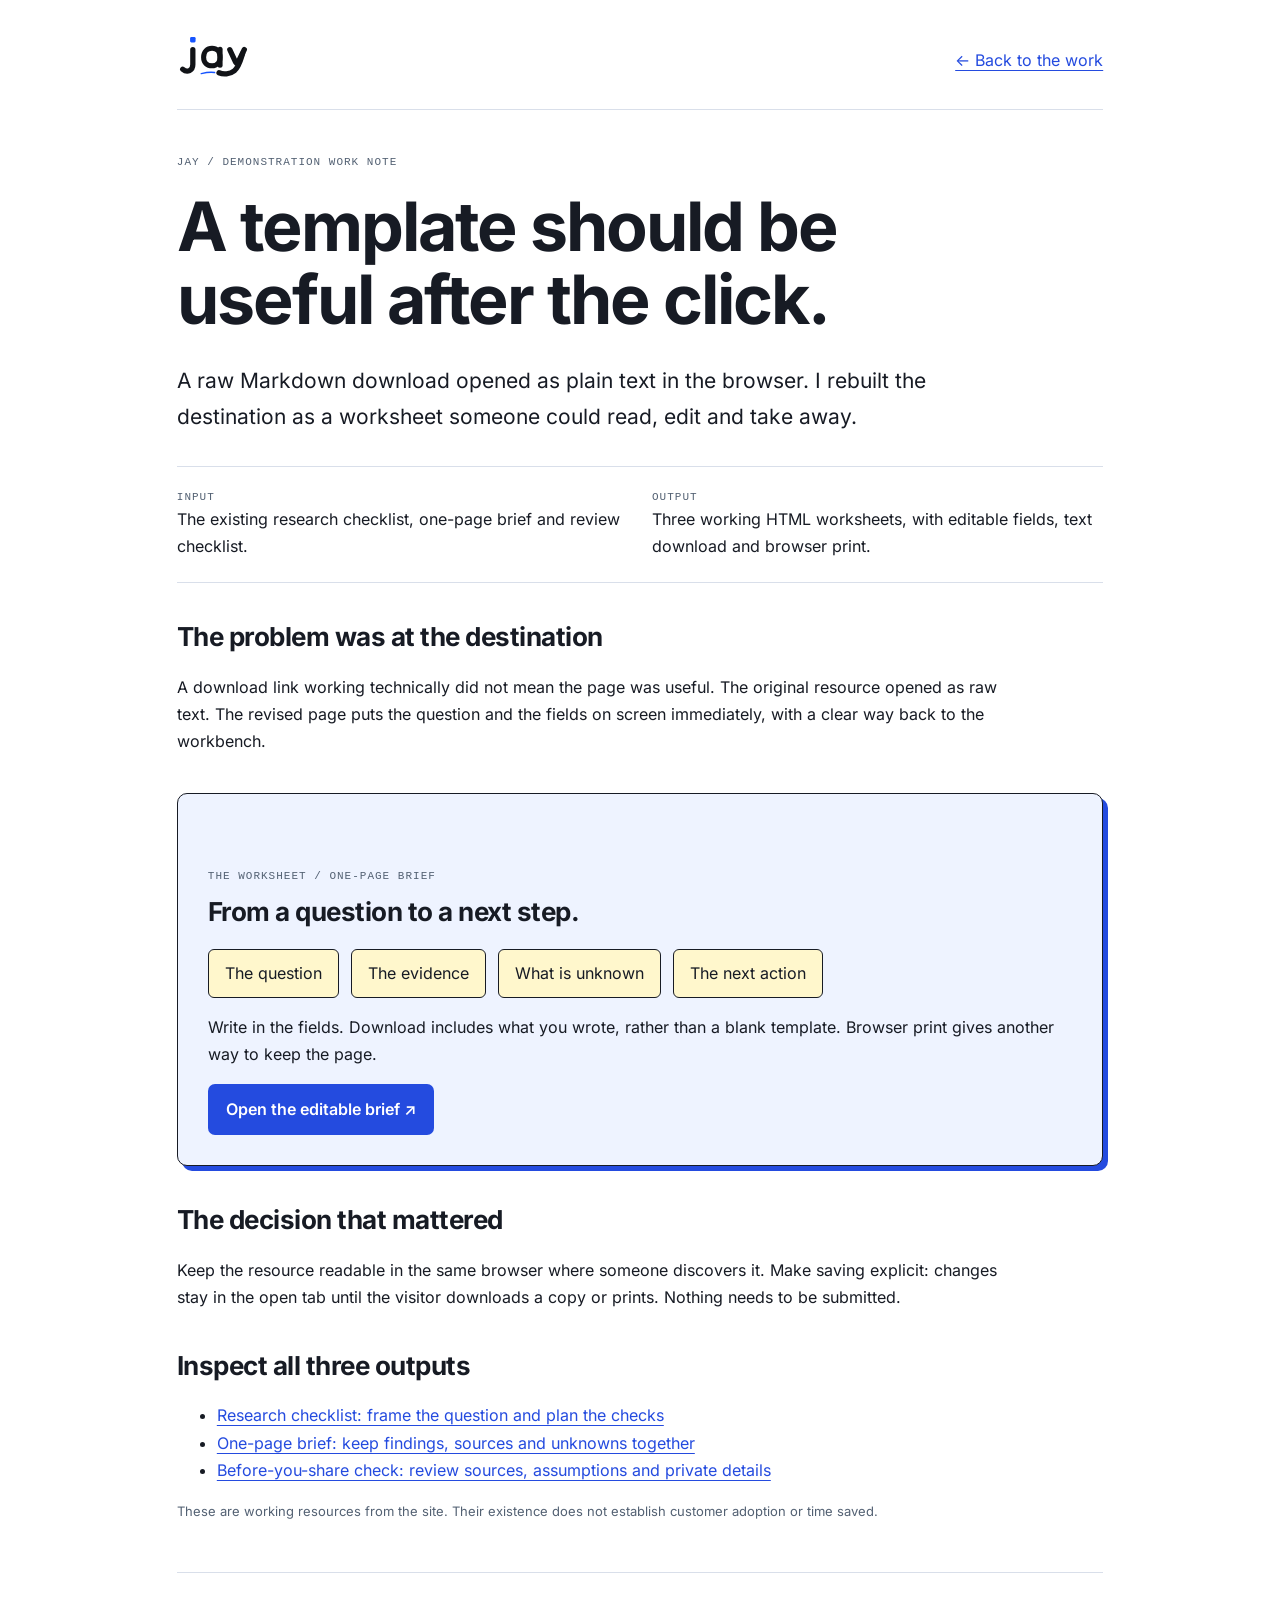
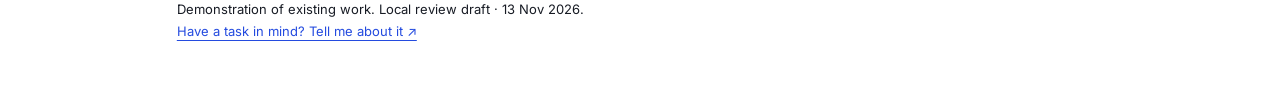
<file: cases/editable-brief.html>
<!doctype html><html lang="en"><head><meta charset="utf-8"><meta name="viewport" content="width=device-width,initial-scale=1"><title>A template should be useful after the click. / Jay</title><link rel="stylesheet" href="case.css"></head><body><main><header><a href="../index.html"><img src="../assets/jay-v3.svg" alt="Jay"></a><a href="../index.html#case-studies">← Back to the work</a></header><p class="eyebrow">JAY / DEMONSTRATION WORK NOTE</p><h1>A template should be useful after the click.</h1><p class="lead">A raw Markdown download opened as plain text in the browser. I rebuilt the destination as a worksheet someone could read, edit and take away.</p><div class="facts"><p><strong>INPUT</strong>The existing research checklist, one-page brief and review checklist.</p><p><strong>OUTPUT</strong>Three working HTML worksheets, with editable fields, text download and browser print.</p></div><section><h2>The problem was at the destination</h2><p>A download link working technically did not mean the page was useful. The original resource opened as raw text. The revised page puts the question and the fields on screen immediately, with a clear way back to the workbench.</p></section><div class="sample"><p class="eyebrow">THE WORKSHEET / ONE-PAGE BRIEF</p><h2>From a question to a next step.</h2><div class="flow"><span>The question</span><span>The evidence</span><span>What is unknown</span><span>The next action</span></div><p>Write in the fields. Download includes what you wrote, rather than a blank template. Browser print gives another way to keep the page.</p><a class="action" href="../resources/one-page-brief.html">Open the editable brief ↗</a></div><section><h2>The decision that mattered</h2><p>Keep the resource readable in the same browser where someone discovers it. Make saving explicit: changes stay in the open tab until the visitor downloads a copy or prints. Nothing needs to be submitted.</p></section><section><h2>Inspect all three outputs</h2><ul><li><a href="../resources/research-checklist.html">Research checklist: frame the question and plan the checks</a></li><li><a href="../resources/one-page-brief.html">One-page brief: keep findings, sources and unknowns together</a></li><li><a href="../resources/review-checklist.html">Before-you-share check: review sources, assumptions and private details</a></li></ul><p class="limit">These are working resources from the site. Their existence does not establish customer adoption or time saved.</p></section><footer>Demonstration of existing work. Local review draft · 13 Nov 2026.<br><a href="../index.html#about">Have a task in mind? Tell me about it ↗</a></footer></main></body></html>
</file>
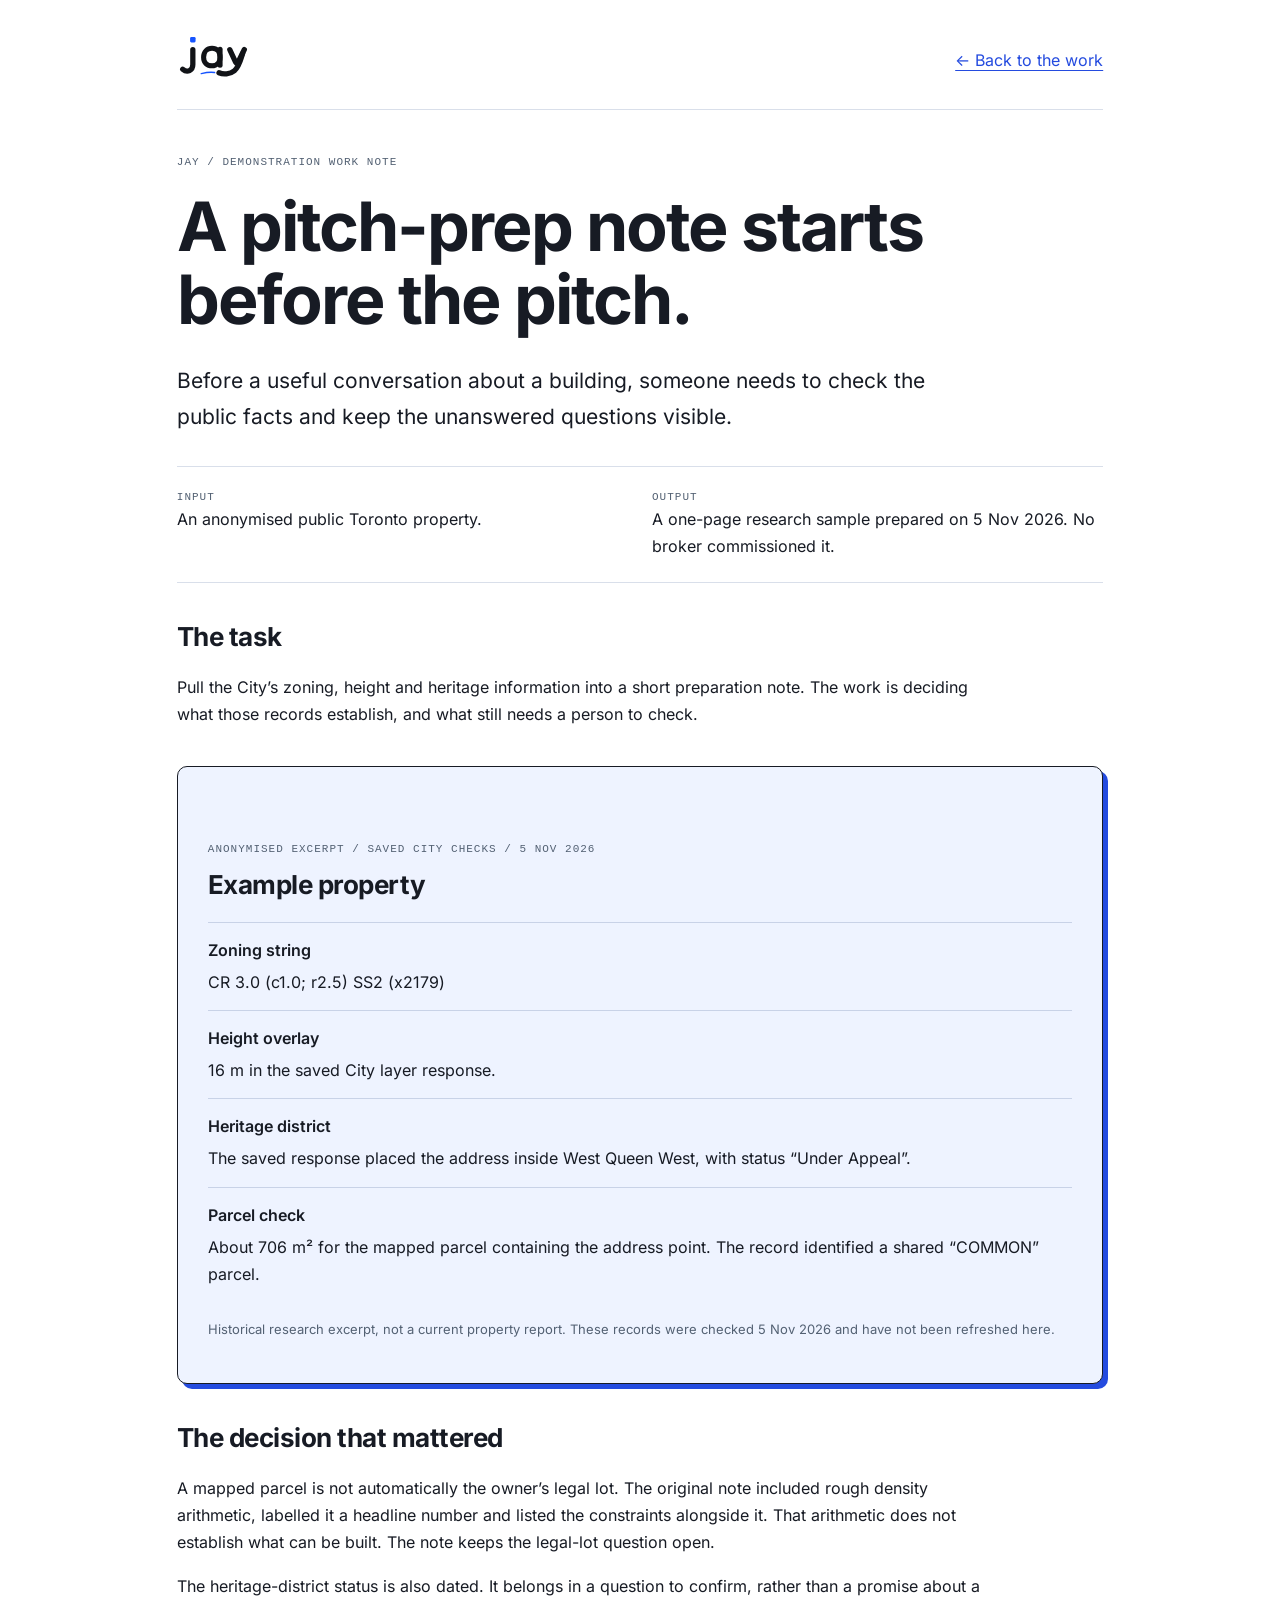
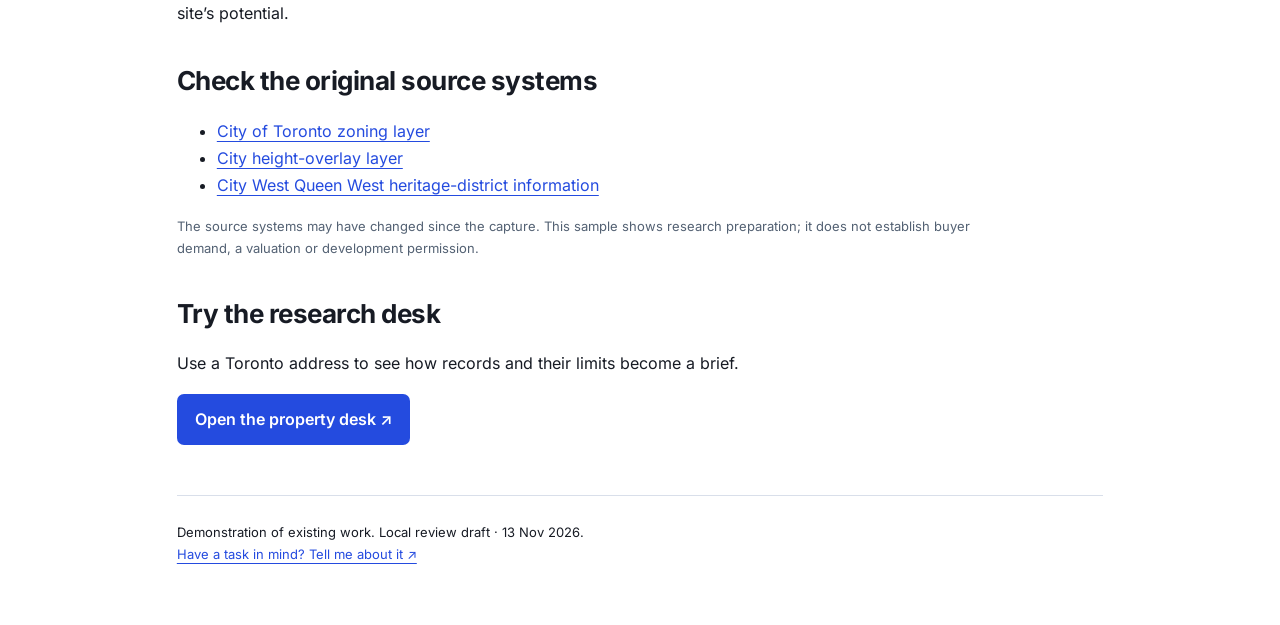
<file: cases/pitch-prep.html>
<!doctype html><html lang="en"><head><meta charset="utf-8"><meta name="viewport" content="width=device-width,initial-scale=1"><title>A pitch-prep note starts before the pitch. / Jay</title><link rel="stylesheet" href="case.css"></head><body><main><header><a href="../index.html"><img src="../assets/jay-v3.svg" alt="Jay"></a><a href="../index.html#case-studies">← Back to the work</a></header><p class="eyebrow">JAY / DEMONSTRATION WORK NOTE</p><h1>A pitch-prep note starts before the pitch.</h1><p class="lead">Before a useful conversation about a building, someone needs to check the public facts and keep the unanswered questions visible.</p><div class="facts"><p><strong>INPUT</strong>An anonymised public Toronto property.</p><p><strong>OUTPUT</strong>A one-page research sample prepared on 5 Nov 2026. No broker commissioned it.</p></div><section><h2>The task</h2><p>Pull the City’s zoning, height and heritage information into a short preparation note. The work is deciding what those records establish, and what still needs a person to check.</p></section><div class="sample"><p class="eyebrow">ANONYMISED EXCERPT / SAVED CITY CHECKS / 5 NOV 2026</p><h2>Example property</h2><dl><div><dt>Zoning string</dt><dd>CR 3.0 (c1.0; r2.5) SS2 (x2179)</dd></div><div><dt>Height overlay</dt><dd>16 m in the saved City layer response.</dd></div><div><dt>Heritage district</dt><dd>The saved response placed the address inside West Queen West, with status “Under Appeal”.</dd></div><div><dt>Parcel check</dt><dd>About 706 m² for the mapped parcel containing the address point. The record identified a shared “COMMON” parcel.</dd></div></dl><p class="limit">Historical research excerpt, not a current property report. These records were checked 5 Nov 2026 and have not been refreshed here.</p></div><section><h2>The decision that mattered</h2><p>A mapped parcel is not automatically the owner’s legal lot. The original note included rough density arithmetic, labelled it a headline number and listed the constraints alongside it. That arithmetic does not establish what can be built. The note keeps the legal-lot question open.</p><p>The heritage-district status is also dated. It belongs in a question to confirm, rather than a promise about a site’s potential.</p></section><section><h2>Check the original source systems</h2><ul><li><a href="https://gis.toronto.ca/arcgis/rest/services/cot_geospatial11/MapServer/3" target="_blank" rel="noopener noreferrer">City of Toronto zoning layer</a></li><li><a href="https://gis.toronto.ca/arcgis/rest/services/cot_geospatial11/MapServer/9" target="_blank" rel="noopener noreferrer">City height-overlay layer</a></li><li><a href="https://www.toronto.ca/city-government/planning-development/planning-studies-initiatives/west-queen-west-heritage-conservation-district-hcd-plan/" target="_blank" rel="noopener noreferrer">City West Queen West heritage-district information</a></li></ul><p class="limit">The source systems may have changed since the capture. This sample shows research preparation; it does not establish buyer demand, a valuation or development permission.</p></section><section><h2>Try the research desk</h2><p>Use a Toronto address to see how records and their limits become a brief.</p><a class="action" href="../index.html#property-desk">Open the property desk ↗</a></section><footer>Demonstration of existing work. Local review draft · 13 Nov 2026.<br><a href="../index.html#about">Have a task in mind? Tell me about it ↗</a></footer></main></body></html>
</file>
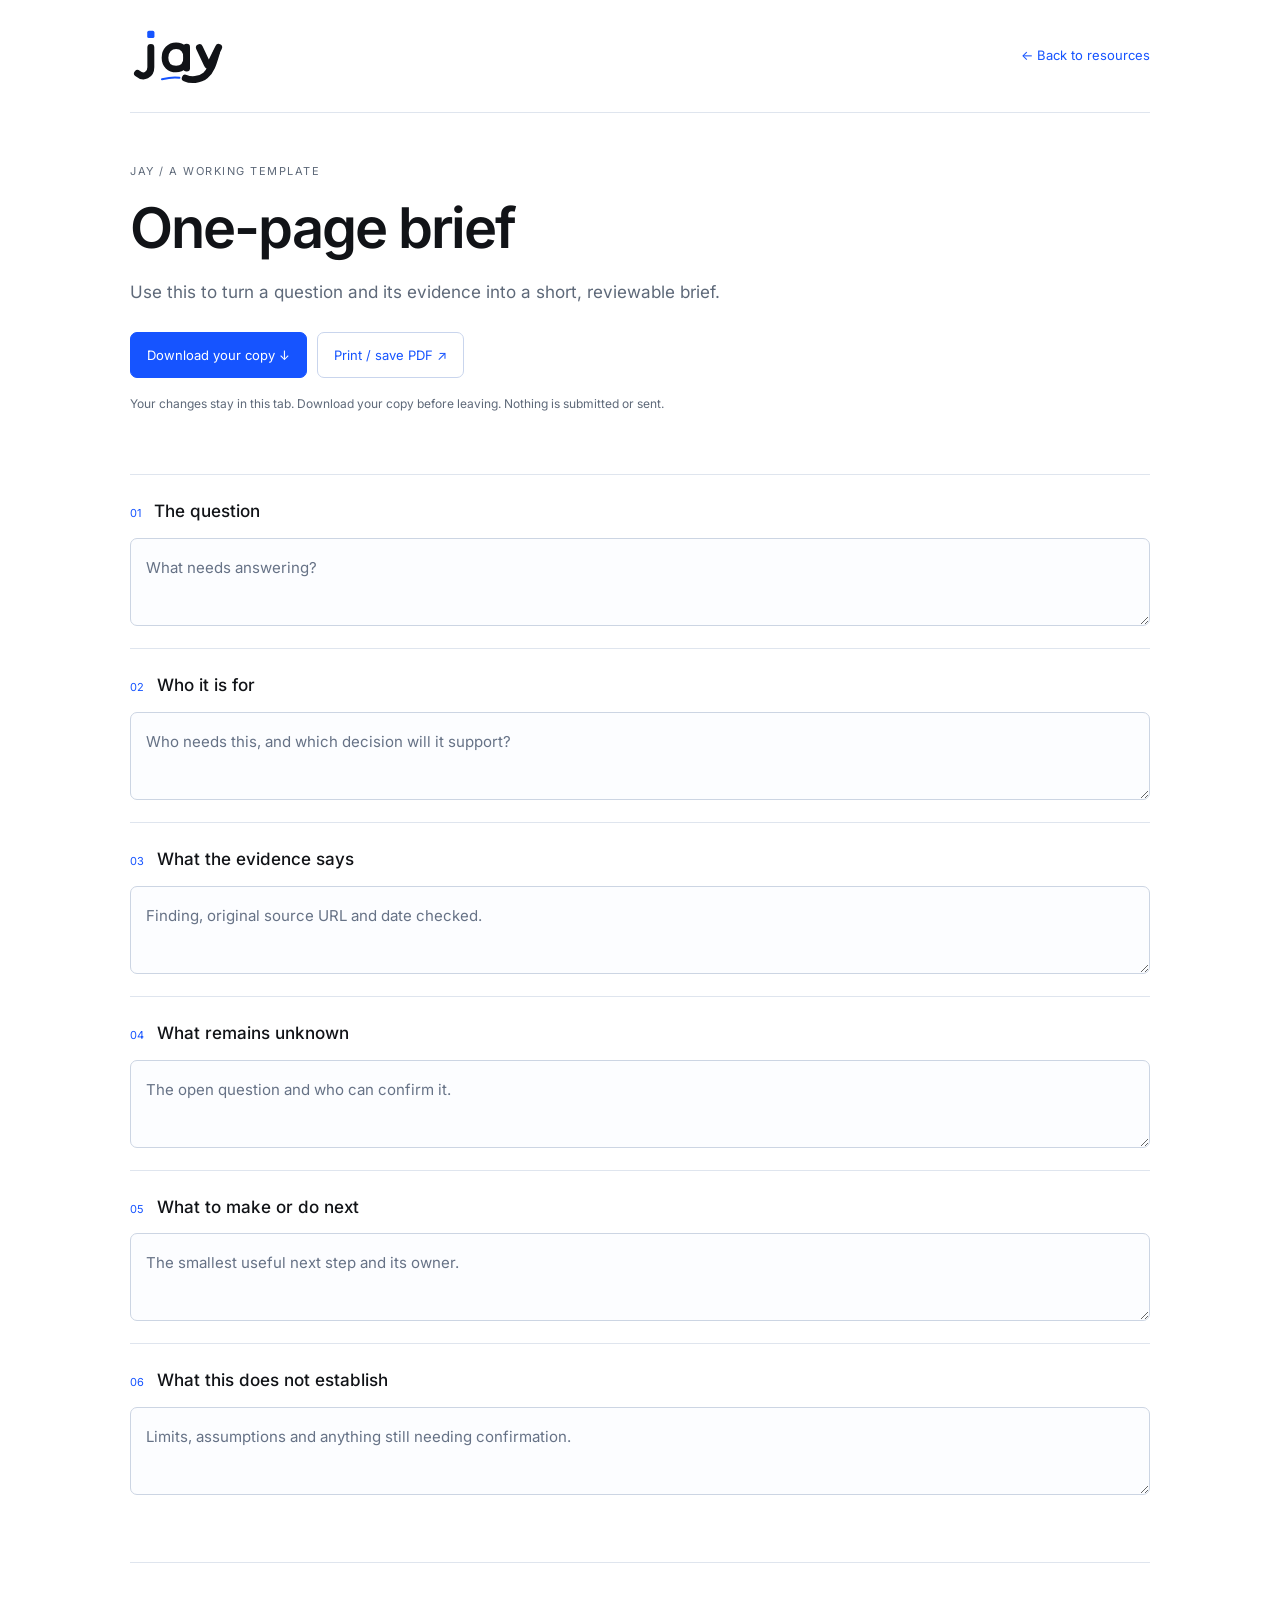
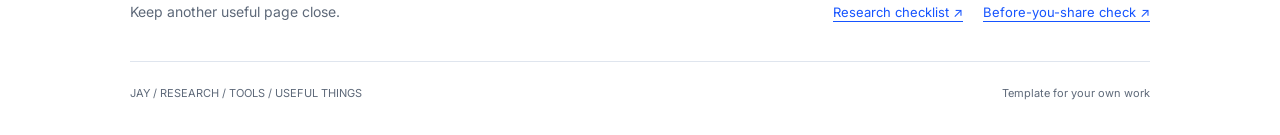
<file: resources/one-page-brief.html>
<!doctype html><html lang="en"><head><meta charset="utf-8"><meta name="viewport" content="width=device-width,initial-scale=1"><meta name="color-scheme" content="light"><title>One-page brief / Jay</title><meta name="description" content="Use this to turn a question and its evidence into a short, reviewable brief."><link rel="stylesheet" href="resource.css"></head><body data-resource="one-page-brief"><main class="wrap"><header><a href="../index.html" aria-label="Jay’s workbench"><img src="../assets/jay-v3.svg" alt="Jay" width="100" height="59"></a><a href="../index.html#resources">← Back to resources</a></header><section class="hero"><p class="eyebrow">JAY / A WORKING TEMPLATE</p><h1>One-page brief</h1><p class="lead">Use this to turn a question and its evidence into a short, reviewable brief.</p><div class="toolbar"><button type="button" id="download-copy">Download your copy ↓</button><button type="button" id="print-copy">Print / save PDF ↗</button></div><p class="privacy">Your changes stay in this tab. Download your copy before leaving. Nothing is submitted or sent.</p><p id="status" role="status" aria-live="polite"></p></section><section class="worksheet" id="worksheet" aria-label="One-page brief"><label class="field" data-item><span><span class="number">01</span><span data-heading>The question</span></span><textarea aria-label="The question" placeholder="What needs answering?"></textarea></label><label class="field" data-item><span><span class="number">02</span><span data-heading>Who it is for</span></span><textarea aria-label="Who it is for" placeholder="Who needs this, and which decision will it support?"></textarea></label><label class="field" data-item><span><span class="number">03</span><span data-heading>What the evidence says</span></span><textarea aria-label="What the evidence says" placeholder="Finding, original source URL and date checked."></textarea></label><label class="field" data-item><span><span class="number">04</span><span data-heading>What remains unknown</span></span><textarea aria-label="What remains unknown" placeholder="The open question and who can confirm it."></textarea></label><label class="field" data-item><span><span class="number">05</span><span data-heading>What to make or do next</span></span><textarea aria-label="What to make or do next" placeholder="The smallest useful next step and its owner."></textarea></label><label class="field" data-item><span><span class="number">06</span><span data-heading>What this does not establish</span></span><textarea aria-label="What this does not establish" placeholder="Limits, assumptions and anything still needing confirmation."></textarea></label></section><section class="next"><p>Keep another useful page close.</p><nav class="other-links" aria-label="Other resources"><a href="research-checklist.html">Research checklist ↗</a><a href="review-checklist.html">Before-you-share check ↗</a></nav></section><footer><span>JAY / RESEARCH / TOOLS / USEFUL THINGS</span><span>Template for your own work</span></footer></main><script src="resource.js"></script></body></html>
</file>
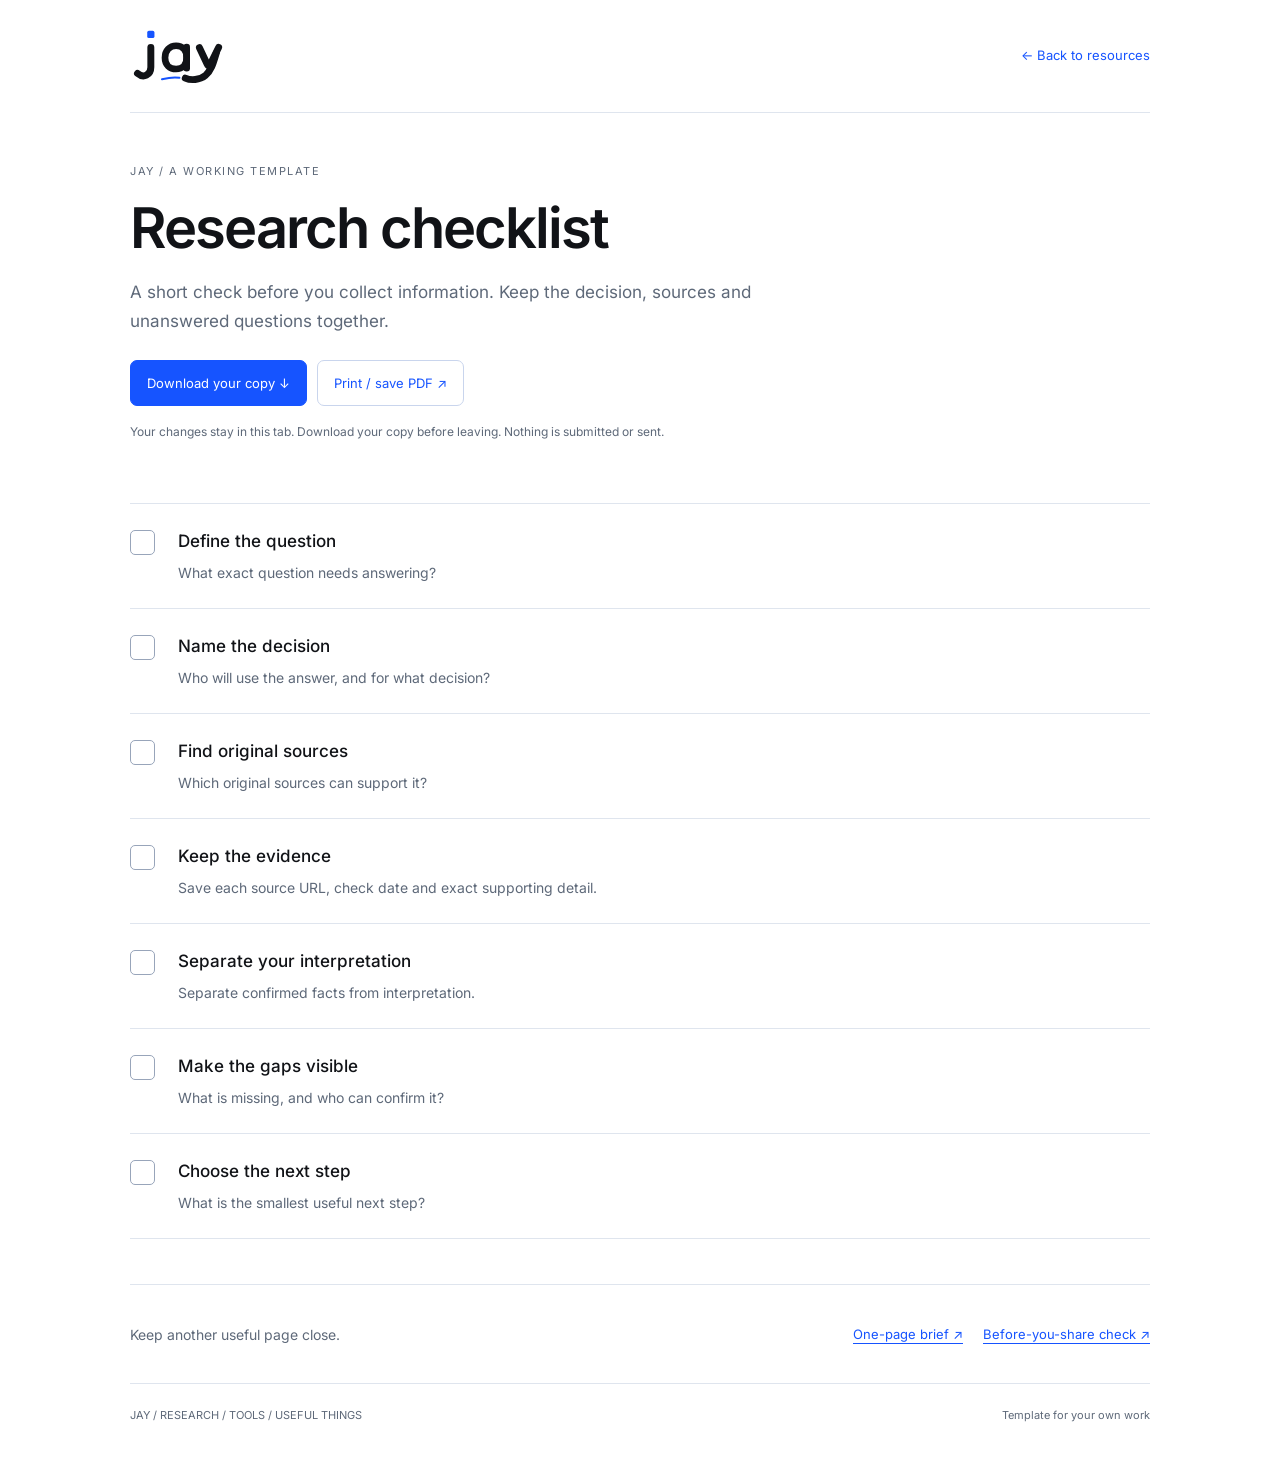
<file: resources/research-checklist.html>
<!doctype html><html lang="en"><head><meta charset="utf-8"><meta name="viewport" content="width=device-width,initial-scale=1"><meta name="color-scheme" content="light"><title>Research checklist / Jay</title><meta name="description" content="A short check before you collect information. Keep the decision, sources and unanswered questions together."><link rel="stylesheet" href="resource.css"></head><body data-resource="research-checklist"><main class="wrap"><header><a href="../index.html" aria-label="Jay’s workbench"><img src="../assets/jay-v3.svg" alt="Jay" width="100" height="59"></a><a href="../index.html#resources">← Back to resources</a></header><section class="hero"><p class="eyebrow">JAY / A WORKING TEMPLATE</p><h1>Research checklist</h1><p class="lead">A short check before you collect information. Keep the decision, sources and unanswered questions together.</p><div class="toolbar"><button type="button" id="download-copy">Download your copy ↓</button><button type="button" id="print-copy">Print / save PDF ↗</button></div><p class="privacy">Your changes stay in this tab. Download your copy before leaving. Nothing is submitted or sent.</p><p id="status" role="status" aria-live="polite"></p></section><section class="worksheet" id="worksheet" aria-label="Research checklist"><label class="check-row" data-item><input type="checkbox" aria-label="Define the question"><span><strong data-heading>Define the question</strong><small>What exact question needs answering?</small></span></label><label class="check-row" data-item><input type="checkbox" aria-label="Name the decision"><span><strong data-heading>Name the decision</strong><small>Who will use the answer, and for what decision?</small></span></label><label class="check-row" data-item><input type="checkbox" aria-label="Find original sources"><span><strong data-heading>Find original sources</strong><small>Which original sources can support it?</small></span></label><label class="check-row" data-item><input type="checkbox" aria-label="Keep the evidence"><span><strong data-heading>Keep the evidence</strong><small>Save each source URL, check date and exact supporting detail.</small></span></label><label class="check-row" data-item><input type="checkbox" aria-label="Separate your interpretation"><span><strong data-heading>Separate your interpretation</strong><small>Separate confirmed facts from interpretation.</small></span></label><label class="check-row" data-item><input type="checkbox" aria-label="Make the gaps visible"><span><strong data-heading>Make the gaps visible</strong><small>What is missing, and who can confirm it?</small></span></label><label class="check-row" data-item><input type="checkbox" aria-label="Choose the next step"><span><strong data-heading>Choose the next step</strong><small>What is the smallest useful next step?</small></span></label></section><section class="next"><p>Keep another useful page close.</p><nav class="other-links" aria-label="Other resources"><a href="one-page-brief.html">One-page brief ↗</a><a href="review-checklist.html">Before-you-share check ↗</a></nav></section><footer><span>JAY / RESEARCH / TOOLS / USEFUL THINGS</span><span>Template for your own work</span></footer></main><script src="resource.js"></script></body></html>
</file>
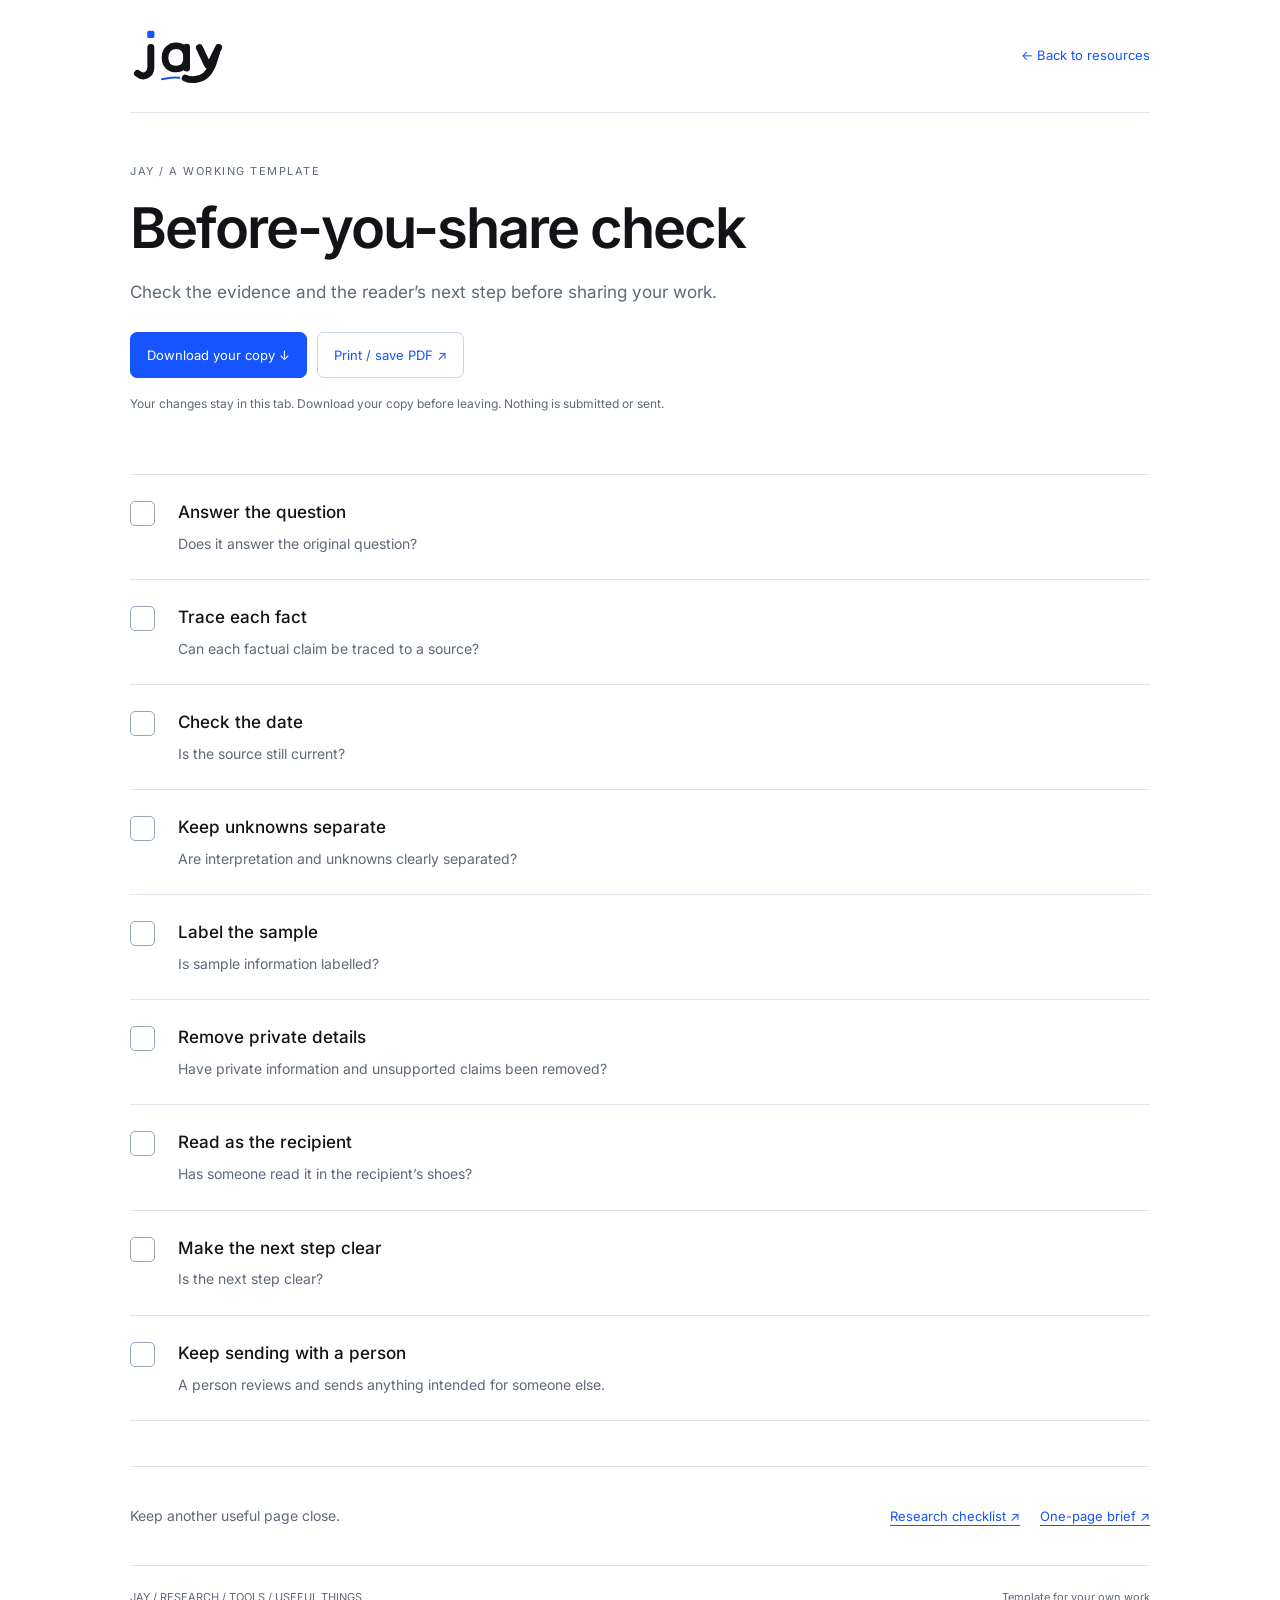
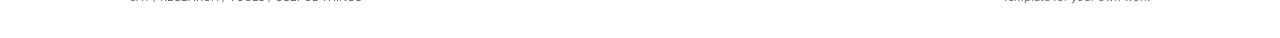
<file: resources/review-checklist.html>
<!doctype html><html lang="en"><head><meta charset="utf-8"><meta name="viewport" content="width=device-width,initial-scale=1"><meta name="color-scheme" content="light"><title>Before-you-share check / Jay</title><meta name="description" content="Check the evidence and the reader’s next step before sharing your work."><link rel="stylesheet" href="resource.css"></head><body data-resource="review-checklist"><main class="wrap"><header><a href="../index.html" aria-label="Jay’s workbench"><img src="../assets/jay-v3.svg" alt="Jay" width="100" height="59"></a><a href="../index.html#resources">← Back to resources</a></header><section class="hero"><p class="eyebrow">JAY / A WORKING TEMPLATE</p><h1>Before-you-share check</h1><p class="lead">Check the evidence and the reader’s next step before sharing your work.</p><div class="toolbar"><button type="button" id="download-copy">Download your copy ↓</button><button type="button" id="print-copy">Print / save PDF ↗</button></div><p class="privacy">Your changes stay in this tab. Download your copy before leaving. Nothing is submitted or sent.</p><p id="status" role="status" aria-live="polite"></p></section><section class="worksheet" id="worksheet" aria-label="Before-you-share check"><label class="check-row" data-item><input type="checkbox" aria-label="Answer the question"><span><strong data-heading>Answer the question</strong><small>Does it answer the original question?</small></span></label><label class="check-row" data-item><input type="checkbox" aria-label="Trace each fact"><span><strong data-heading>Trace each fact</strong><small>Can each factual claim be traced to a source?</small></span></label><label class="check-row" data-item><input type="checkbox" aria-label="Check the date"><span><strong data-heading>Check the date</strong><small>Is the source still current?</small></span></label><label class="check-row" data-item><input type="checkbox" aria-label="Keep unknowns separate"><span><strong data-heading>Keep unknowns separate</strong><small>Are interpretation and unknowns clearly separated?</small></span></label><label class="check-row" data-item><input type="checkbox" aria-label="Label the sample"><span><strong data-heading>Label the sample</strong><small>Is sample information labelled?</small></span></label><label class="check-row" data-item><input type="checkbox" aria-label="Remove private details"><span><strong data-heading>Remove private details</strong><small>Have private information and unsupported claims been removed?</small></span></label><label class="check-row" data-item><input type="checkbox" aria-label="Read as the recipient"><span><strong data-heading>Read as the recipient</strong><small>Has someone read it in the recipient’s shoes?</small></span></label><label class="check-row" data-item><input type="checkbox" aria-label="Make the next step clear"><span><strong data-heading>Make the next step clear</strong><small>Is the next step clear?</small></span></label><label class="check-row" data-item><input type="checkbox" aria-label="Keep sending with a person"><span><strong data-heading>Keep sending with a person</strong><small>A person reviews and sends anything intended for someone else.</small></span></label></section><section class="next"><p>Keep another useful page close.</p><nav class="other-links" aria-label="Other resources"><a href="research-checklist.html">Research checklist ↗</a><a href="one-page-brief.html">One-page brief ↗</a></nav></section><footer><span>JAY / RESEARCH / TOOLS / USEFUL THINGS</span><span>Template for your own work</span></footer></main><script src="resource.js"></script></body></html>
</file>
<file: assets/fonts.css>
@font-face {
  font-family: 'Inter';
  font-style: normal;
  font-weight: 400;
  font-display: swap;
  src: url(inter-3.woff2) format('woff2');
}
@font-face {
  font-family: 'Inter';
  font-style: normal;
  font-weight: 500;
  font-display: swap;
  src: url(inter-4.woff2) format('woff2');
}
@font-face {
  font-family: 'Inter';
  font-style: normal;
  font-weight: 600;
  font-display: swap;
  src: url(inter-5.woff2) format('woff2');
}
@font-face {
  font-family: 'Inter';
  font-style: normal;
  font-weight: 700;
  font-display: swap;
  src: url(inter-6.woff2) format('woff2');
}
@font-face {
  font-family: 'Instrument Serif';
  font-style: italic;
  font-weight: 400;
  font-display: swap;
  src: url(instrument-0.ttf) format('truetype');
}
@font-face {
  font-family: 'Instrument Serif';
  font-style: normal;
  font-weight: 400;
  font-display: swap;
  src: url(instrument-1.ttf) format('truetype');
}
</file>
<file: styles.css>
:root{--blue:#1654ff;--ink:#111317;--muted:#5e6979;--line:#e3e8ef;--yellow:#ffe467}*{box-sizing:border-box}html{scroll-behavior:smooth;scroll-padding-top:28px}body{margin:0;color:var(--ink);background:#fff;font-family:Inter,-apple-system,BlinkMacSystemFont,"Segoe UI",sans-serif;font-size:16px;-webkit-font-smoothing:antialiased}a{color:inherit}button{font:inherit;cursor:pointer}button,a{-webkit-tap-highlight-color:transparent}button:focus-visible,a:focus-visible{outline:3px solid var(--blue);outline-offset:6px}button{border:0}img{display:block;max-width:100%;height:auto}em{font-family:"Instrument Serif",Georgia,serif;font-weight:400;font-style:italic;color:var(--blue)}.header,main,.footer{max-width:1440px;margin:auto}.header{margin:0 auto;padding:30px 6.1%;display:flex;align-items:center;justify-content:space-between;position:relative}.header:after{content:"";position:absolute;height:1px;background:var(--line);bottom:0;left:6.1%;right:6.1%}.wordmark{display:block;width:112px;transition:transform .2s}.wordmark:hover{transform:rotate(-3deg)}.header nav{display:flex;gap:38px;align-items:center;font-size:13px}.header nav a{text-decoration:none;padding:12px 0}.header nav a:hover{color:var(--blue)}.email-nav{color:var(--blue)}.hero{display:grid;grid-template-columns:.94fr 1.06fr;align-items:center;padding:54px 6.1% 61px;gap:30px;min-height:580px}.eyebrow{font-family:ui-monospace,SFMono-Regular,Consolas,monospace;letter-spacing:1.3px;color:#5e6979;font-size:10px;line-height:1.5;margin:0 0 23px}.hero h1{font-size:clamp(42px,4.65vw,68px);letter-spacing:-3px;line-height:1.04;font-weight:600;margin:0 0 30px;white-space:nowrap}.hero h1 em{font-size:1.25em;letter-spacing:-2px;line-height:1.12}.intro-copy{max-width:450px;font-size:18px;line-height:1.7;color:var(--muted);margin:0 0 37px}.text-link{font-size:15px;font-weight:600;display:inline-flex;gap:20px;align-items:center;color:var(--blue);text-decoration:none;background:none;padding:0;text-align:left;line-height:1.6}.text-link span{transition:transform .2s}.text-link:hover span{transform:translate(3px,-3px)}.scene{position:relative}.scene img{width:100%}.scene-hit{position:absolute;background:transparent;border-radius:4px}.scene-hit:hover{background:#1654ff10;box-shadow:0 0 0 1px var(--blue)}.hit-research{left:38.75%;top:25.75%;width:5.625%;height:4%}.hit-build{left:44.69%;top:25.75%;width:4.375%;height:4%}.hit-resources{left:49.375%;top:25.75%;width:6.94%;height:4%}.hit-jay{left:6.75%;top:7.33%;width:29.38%;height:18.83%}.bench-controls{display:flex;align-items:center;justify-content:center;gap:6px;padding:0 0 13px}.bench-controls button,.bench-controls a{font-size:11px;line-height:1.4;border:1px solid var(--line);background:white;padding:8px 11px;border-radius:6px;color:var(--muted);text-decoration:none}.bench-controls button:hover{border-color:var(--blue)}.bench-controls button[aria-pressed=true]{background:#f0f4ff;color:var(--blue);border-color:#c4d3ff}.bench-controls a{border:0;color:var(--blue);margin-left:4px}.project{margin:0 6.1%;padding:65px 0 67px;border-top:1px solid var(--line);display:grid;grid-template-columns:.8fr 1.2fr;gap:60px;align-items:center;scroll-margin-top:25px}.project h2{font-size:clamp(37px,3.5vw,50px);letter-spacing:-2px;line-height:1.07;font-weight:600;margin:0 0 27px}.project p:not(.eyebrow){font-size:16px;line-height:1.8;max-width:365px;color:var(--muted);margin:0 0 29px}.project-figure{margin:0}.image-button{padding:0;background:white;display:block;width:100%;border:1px solid var(--line);border-radius:10px;overflow:hidden;transition:transform .25s,box-shadow .25s}.image-button:hover{transform:translateY(-4px);box-shadow:0 12px 32px #1224500a}.project figcaption{font-size:10px;color:#5e6979;line-height:1.6;margin:14px 0 0}.build{grid-template-columns:1.2fr .8fr;gap:80px}.build .project-copy{padding-left:8px}.resources{display:grid;grid-template-columns:.9fr 1.1fr;gap:70px;margin:0 6.1%;padding:58px 0 67px;border-top:1px solid var(--line);align-items:start;scroll-margin-top:25px}.resources h2{font-size:53px;letter-spacing:-1.3px;line-height:1.15;margin:0 0 20px;white-space:nowrap}.resources p:not(.eyebrow){font-size:14px;color:var(--muted);line-height:1.7;max-width:290px}.download-list a{display:flex;align-items:center;justify-content:space-between;gap:20px;text-decoration:none;padding:20px 1px 23px;border-bottom:1px solid var(--line);transition:padding .2s}.download-list a:first-child{padding-top:3px}.download-list a:last-child{border-bottom:0}.download-list a:hover{padding-left:8px}.download-list strong{display:block;font-size:17px;font-weight:500}.download-list small{display:block;font-size:11px;line-height:1.5;color:#5e6979;margin-top:7px}.download-list a>span:last-child{color:var(--blue);font-size:23px}.about{background:#f3f6ff;display:flex;justify-content:space-between;gap:65px;align-items:center;padding:56px 6.1% 62px}.about .eyebrow{margin-bottom:15px}.about h2{font-size:32px;letter-spacing:-1.2px;font-weight:500;margin:0 0 17px}.about p:not(.eyebrow){font-size:15px;line-height:1.8;color:var(--muted);max-width:440px;margin:0}.contact-link{font-size:26px;letter-spacing:-.8px;line-height:1.25;color:var(--blue);text-decoration:none}.contact-link span{display:inline-block;transition:transform .2s}.contact-link:hover span{transform:translate(4px,-4px)}.contact-link small{display:block;font-size:12px;letter-spacing:0;margin-top:18px;color:#5e6979}.footer{display:flex;justify-content:space-between;padding:27px 6.1%;color:#5e6979;font-family:ui-monospace,monospace;font-size:9px;letter-spacing:.7px}.footer a{text-decoration:none}.skip{position:fixed;top:-80px;left:20px;padding:14px;background:var(--blue);color:white;z-index:20}.skip:focus{top:16px}.visually-hidden{position:absolute;width:1px;height:1px;padding:0;margin:-1px;overflow:hidden;clip:rect(0,0,0,0);white-space:nowrap;border:0}dialog{width:min(1000px,calc(100vw - 32px));max-height:calc(100dvh - 40px);border:1px solid #d7dfec;border-radius:15px;padding:27px 31px 35px;color:var(--ink);overscroll-behavior:contain}dialog::backdrop{background:#11244758;backdrop-filter:blur(6px)}.dialog-top{display:flex;align-items:center;justify-content:space-between;gap:20px;margin-bottom:28px;position:sticky;top:0;background:#fff;z-index:2}.dialog-top .eyebrow{margin:0}.close{font-size:13px;background:#f0f4ff;color:var(--blue);padding:9px 13px;border-radius:6px}dialog h2{font-size:clamp(29px,4vw,46px);font-weight:600;letter-spacing:-1.8px;line-height:1.12;margin:0 0 21px}dialog p,dialog li{font-size:14px;line-height:1.8;color:#5e6979}dialog .lead{font-size:17px;max-width:700px;margin-bottom:30px}dialog img{width:100%;border:1px solid var(--line);border-radius:8px;margin:24px 0 16px}dialog h3{font-size:18px;font-weight:600;letter-spacing:-.3px;margin-top:29px}dialog ul{padding-left:20px}dialog a{color:var(--blue);text-underline-offset:3px}.detail-meta{font-family:ui-monospace,monospace;font-size:10px!important;color:#5e6979!important}.detail-columns{display:grid;grid-template-columns:1fr 1fr;gap:40px}.demo-preview{border:1px solid var(--line);border-radius:10px;overflow:hidden;margin-top:20px}.demo-top{padding:15px 18px;background:#f7f9fd;display:flex;align-items:center;justify-content:space-between;gap:15px;font-size:11px;color:#5e6979}.demo-tabs{display:flex;gap:3px}.demo-tabs button{padding:8px 10px;background:none;border-radius:5px;color:#5e6979;font-size:12px}.demo-tabs button[aria-selected=true]{background:#e6eeff;color:var(--blue)}.demo-body{padding:25px}.demo-body h4{font-size:20px;font-weight:600;margin:0 0 9px;letter-spacing:-.4px}.demo-body p{margin:5px 0}.demo-label{font-size:9px;letter-spacing:1px;color:#5e6979;font-family:ui-monospace,monospace}.demo-body button{margin-top:15px;border:1px solid #c6d4f4;color:var(--blue);background:#f4f7ff;border-radius:6px;padding:9px 13px;font-size:12px}.complete-status{color:var(--blue)!important}.noscript{padding:20px;text-align:center;font-size:12px;color:#5e6979}
@media(min-width:1441px){.header,.hero,.about,.footer{padding-left:88px;padding-right:88px}.header:after{left:88px;right:88px}.project,.resources{margin-left:88px;margin-right:88px}}
@media(max-width:1000px) and (min-width:701px){.header nav{gap:23px}.hero{gap:10px;min-height:500px;padding-top:43px;padding-bottom:42px}.hero h1{font-size:43px;letter-spacing:-2px}.hero h1 em{font-size:1.2em}.intro-copy{font-size:16px}.bench-controls{gap:3px;flex-wrap:wrap}.bench-controls button,.bench-controls a{font-size:10px;padding:7px}.project{gap:35px}.build{gap:40px}.resources{gap:35px}.resources h2{font-size:43px}.contact-link{font-size:22px}}
@media(max-width:700px){html{scroll-padding-top:16px}.header{padding:21px 24px 22px}.wordmark{width:105px}.header nav{gap:20px;font-size:12px}.header nav a:not(.email-nav){display:none}.header nav:before{content:"Work";display:none}.header:after{left:24px;right:24px}.hero{display:flex;flex-direction:column;align-items:stretch;gap:25px;padding:39px 24px 30px;min-height:0}.eyebrow{font-size:9px;letter-spacing:1px;margin-bottom:22px}.hero h1{font-size:clamp(36px,10.8vw,69px);line-height:1.08;letter-spacing:-1.9px;margin-bottom:27px;white-space:normal}.hero h1 em{font-size:1.25em;line-height:1.04;letter-spacing:-1.2px;white-space:nowrap}.intro-copy{font-size:16px;line-height:1.7;margin-bottom:26px;max-width:450px}.text-link{font-size:14px;gap:17px}.workbench{margin:2px -7px 0}.bench-controls{padding:0 0 8px;gap:4px}.bench-controls button,.bench-controls a{font-size:10px;padding:8px 9px}.bench-controls a{margin-left:1px}.project{display:flex;flex-direction:column;align-items:stretch;gap:29px;margin:0 24px;padding:39px 0 41px}.project h2{font-size:36px;line-height:1.1;letter-spacing:-1.5px;margin-bottom:22px}.project p:not(.eyebrow){font-size:15px;line-height:1.8;margin-bottom:23px;max-width:450px}.project .eyebrow{margin-bottom:22px}.project-copy .text-link{margin-top:0}.project-figure{display:flex;flex-direction:column}.project figcaption{font-size:9px;margin-top:12px}.build .project-copy{padding-left:0;order:0}.build .project-figure{order:1}.resources{display:flex;flex-direction:column;gap:27px;margin:0 24px;padding:39px 0 42px}.resources h2{font-size:44px;letter-spacing:-1px;white-space:normal;margin-bottom:16px}.resources p:not(.eyebrow){font-size:14px;line-height:1.8;max-width:none;margin:0}.download-list{width:100%}.download-list a{padding:21px 0}.download-list strong{font-size:16px}.download-list small{font-size:10px;line-height:1.6;margin-top:5px}.about{flex-direction:column;align-items:flex-start;gap:29px;padding:36px 24px 40px}.about h2{font-size:31px;letter-spacing:-1.2px}.about p:not(.eyebrow){font-size:14px;line-height:1.8}.contact-link{font-size:22px;letter-spacing:-.6px}.contact-link br{display:none}.contact-link small{font-size:11px;margin-top:13px}.footer{padding:25px 24px;font-size:8px;gap:20px;line-height:1.5}dialog{padding:21px 18px 28px;border-radius:12px}.dialog-top{margin-bottom:24px}dialog h2{letter-spacing:-1px;font-size:30px}dialog .lead{font-size:15px}.detail-columns{grid-template-columns:1fr;gap:0}.demo-top{align-items:flex-start;flex-direction:column;padding:13px}.demo-body{padding:20px}.demo-tabs button{padding:8px 11px}dialog img{margin-top:20px}}
@media(prefers-reduced-motion:reduce){html{scroll-behavior:auto}*,*:before,*:after{animation:none!important;transition:none!important}}

@media(max-width:700px){.bench-controls button,.bench-controls a{min-height:44px;display:inline-flex;align-items:center}.header nav a{min-height:44px;display:inline-flex;align-items:center}}

/* Editorial v3: working notes, no device or workstation. */
.wordmark{width:118px;transform:none}.wordmark svg{display:block;width:100%;height:auto}.wordmark:hover{transform:translateY(-2px)}
.hero{grid-template-columns:1fr 1fr;gap:55px;min-height:605px;padding-top:56px;padding-bottom:65px}.hero h1{font-size:clamp(41px,4.45vw,66px)}.hero h1 em{font-size:1.26em}.intro-copy{max-width:440px}.notes-board{position:relative;padding-top:22px;isolation:isolate}.board-top{position:absolute;left:4%;right:5%;top:3px;display:flex;align-items:center;justify-content:space-between;font-family:ui-monospace,monospace;font-size:9px;letter-spacing:1.2px;color:#5e6979}.blue-dot{width:7px;height:7px;background:var(--blue);border-radius:50%}.drawing>svg{display:block;width:100%;height:auto;overflow:visible}.drawing g[role=button]{cursor:pointer;transform-box:fill-box;transform-origin:center;transition:transform .25s ease,opacity .25s ease}.drawing g[role=button]:hover{transform:translateY(-5px) rotate(-1deg)}.drawing g[role=button]:focus-visible{outline:2px solid #1654ff;outline-offset:9px}.drawing .ink-route{stroke-dasharray:1000;stroke-dashoffset:1000;animation:trace-route 1.6s ease-out .15s forwards}.drawing .drawing-grid{opacity:.75}.notes-board[data-focus=research] .working-model,.notes-board[data-focus=research] .finished-brief{opacity:.78}.notes-board[data-focus=build] .source-fragment,.notes-board[data-focus=build] .finished-brief{opacity:.65}.notes-board[data-focus=resources] .source-fragment,.notes-board[data-focus=resources] .working-model{opacity:.65}.bench-controls{justify-content:flex-start;padding:3px 0 0 4%;gap:6px}.bench-controls button,.bench-controls a{font-size:11px;min-height:40px;display:inline-flex;align-items:center;padding:9px 13px}.bench-controls button{border-color:transparent;border-bottom:1px solid #dce3ee;border-radius:0}.bench-controls button[aria-pressed=true]{border-color:#1654ff;background:none;border-bottom-width:2px}.bench-controls a{margin-left:auto;margin-right:4%;gap:18px}.board-caption{padding-left:4%;margin:17px 0 0;font-size:11px;line-height:1.7;color:#5e6979;min-height:20px}.research .project-copy{position:relative}.research .project-copy:before{content:"";width:27px;height:3px;background:var(--yellow);position:absolute;left:-42px;top:7px}.download-list a:hover>span:last-child{transform:translateY(4px)}.download-list a>span:last-child{transition:transform .2s}.contact-link:hover span{transform:translate(4px,-4px)}
@keyframes trace-route{to{stroke-dashoffset:0}}
@media(max-width:1000px) and (min-width:701px){.hero{gap:22px;min-height:540px}.hero h1{font-size:41px;letter-spacing:-2px}.bench-controls button,.bench-controls a{font-size:10px;padding:8px}.board-caption{font-size:10px}.research .project-copy:before{display:none}}
@media(max-width:700px){.header{padding-top:17px;padding-bottom:18px}.wordmark{width:99px}.hero{gap:30px;padding-top:37px;padding-bottom:36px;min-height:0}.hero h1{font-size:clamp(35px,10.5vw,66px);letter-spacing:-1.9px}.hero h1 em{font-size:1.25em}.notes-board{margin:0 -8px;padding-top:24px}.board-top{font-size:8px;top:4px}.bench-controls{justify-content:flex-start;gap:0;padding-top:0}.bench-controls button,.bench-controls a{font-size:10px;padding:8px 11px;min-height:44px}.board-caption{font-size:10px;margin-top:12px}.research .project-copy:before{display:none}.hero .eyebrow{font-size:8px;letter-spacing:.8px}}
@media(prefers-reduced-motion:reduce){.drawing .ink-route{animation:none;stroke-dashoffset:0}.drawing g[role=button]:hover{transform:none}.wordmark:hover{transform:none}}

/* Focus v4: one dominant work object, four supporting tool identities. */
.hero{grid-template-columns:.95fr 1.05fr;gap:65px;min-height:635px;padding-top:57px;padding-bottom:64px}.hero h1{font-size:clamp(45px,4.8vw,69px);letter-spacing:-2.7px}.hero h1 em{font-size:1.16em;letter-spacing:-2px}.intro-copy{font-size:17px;max-width:415px;line-height:1.85;margin-bottom:33px}.board-top{font-size:8px;letter-spacing:1.05px;align-items:center;top:0}.board-top button{padding:6px 0;background:transparent;color:#5e6979;font-family:inherit;font-size:9px;letter-spacing:0;text-decoration:underline;text-underline-offset:3px}.board-top button:hover{color:#1654ff}.board-top button:disabled{opacity:1;cursor:default}.notes-board{padding-top:25px}.drawing>svg{overflow:visible}.notes-board[data-focus] .source-fragment,.notes-board[data-focus] .working-model,.notes-board[data-focus] .finished-brief{opacity:1}.notes-board[data-focus=research] .source-fragment .select-outline,.notes-board[data-focus=build] .working-model .select-outline{stroke:#1654ff;stroke-width:2}.drawing .tool-float{transform-box:fill-box;transform-origin:center;animation:tool-drift 8s ease-in-out infinite}.drawing .tool-chatgpt .tool-float{animation-duration:9.5s;animation-delay:-3s}.drawing .tool-cursor .tool-float{animation-duration:10s;animation-delay:-5s}.drawing .tool-codex .tool-float{animation-duration:8.5s;animation-delay:-2s}.notes-board:hover .tool-float,.notes-board:focus-within .tool-float{animation-play-state:paused}.notes-board[data-motion=paused] .tool-float,.notes-board[data-motion=paused] .ink-route{animation-play-state:paused}.drawing g[role=button]:hover{transform:translateY(-3px)}.board-caption{margin-top:14px}.bench-controls{padding-top:7px}.bench-controls button,.bench-controls a{min-height:44px}.idea-orbit{opacity:.8}
@keyframes tool-drift{0%,100%{transform:translate(0,0)}50%{transform:translate(0,-5px)}}
@media(max-width:1000px) and (min-width:701px){.hero{gap:20px;min-height:550px}.hero h1{font-size:44px}.hero h1 em{font-size:1.05em;letter-spacing:-1.8px}.intro-copy{font-size:15px;line-height:1.8}.board-top{font-size:7px}}
@media(max-width:700px){.hero{gap:34px;padding-top:36px;padding-bottom:38px;min-height:0}.hero h1{font-size:clamp(40px,11.7vw,71px);letter-spacing:-1.9px}.hero h1 em{font-size:1.02em;letter-spacing:-1.4px}.intro-copy{font-size:15px;line-height:1.85;max-width:440px}.notes-board{padding-top:25px}.board-top{font-size:7px}.board-top button{font-size:8px;min-height:30px}.board-caption{font-size:10px}.bench-controls button,.bench-controls a{font-size:10px}}
@media(prefers-reduced-motion:reduce){.drawing .tool-float{animation:none!important;transform:none!important}.drawing .ink-route{animation:none;stroke-dashoffset:0}}

.notes-board[data-visible="false"] .tool-float,.notes-board[data-visible="false"] .ink-route{animation-play-state:paused}

@media(max-width:700px){.board-top button{min-height:44px}}

/* Monitor v5: restore the selected Paper desk/monitor composition. */
.monitor-board .drawing>svg{overflow:visible}.monitor-board .screen-panel{display:none!important}.monitor-board[data-focus=research] .screen-research,.monitor-board[data-focus=build] .screen-build,.monitor-board[data-focus=resources] .screen-resources{display:inline!important}.monitor-board .tab-underline{opacity:0}.monitor-board .monitor-tab .tab-name{fill:#6A7381}.monitor-board[data-focus=research] .monitor-tab-research .tab-underline,.monitor-board[data-focus=build] .monitor-tab-build .tab-underline,.monitor-board[data-focus=resources] .monitor-tab-resources .tab-underline{opacity:1}.monitor-board[data-focus=research] .monitor-tab-research .tab-name,.monitor-board[data-focus=build] .monitor-tab-build .tab-name,.monitor-board[data-focus=resources] .monitor-tab-resources .tab-name{fill:#1654FF;font-weight:600}.monitor-board .drawing g[role=button]:hover{transform:none}.monitor-board .tool-float{animation-name:monitor-tool-drift}.monitor-board .bench-controls{padding-top:1px}.monitor-board .board-caption{margin-top:12px}.hero{grid-template-columns:.9fr 1.1fr;gap:45px}.monitor-board{padding-top:24px}.monitor-board .drawing .ink-route{stroke-dasharray:1000;stroke-dashoffset:1000}.monitor-board .drawing [data-project]{cursor:pointer}.monitor-board .drawing [data-project]:focus-visible{outline:2px solid #1654ff;outline-offset:3px}
@keyframes monitor-tool-drift{0%,100%{transform:translateY(0)}50%{transform:translateY(-9px)}}
@media(max-width:1000px) and (min-width:701px){.hero{gap:20px;grid-template-columns:.92fr 1.08fr}.hero h1{font-size:42px}.hero h1 em{font-size:1.05em}}
@media(max-width:700px){.hero{gap:31px}.monitor-board{margin-left:-13px;margin-right:-13px}.monitor-board .board-top{left:4%;right:4%}.monitor-board .bench-controls{margin-top:3px}}
@media(prefers-reduced-motion:reduce){.monitor-board .tool-float{animation:none!important}.monitor-board .drawing .ink-route{stroke-dashoffset:0;animation:none!important}}

/* Work film: user-initiated, local media; accessible text equivalent. */
.work-video-dialog{width:min(1200px,calc(100vw - 24px));padding:20px;background:#fff}.work-video-dialog .dialog-top{margin-bottom:16px}.work-video-dialog video{display:block;width:100%;aspect-ratio:16/9;background:#fff;border:1px solid var(--line);border-radius:8px}.work-video-dialog p{margin:15px 0 0}.work-video-dialog details{font-size:13px;color:var(--muted);margin-top:14px}.work-video-dialog summary{cursor:pointer;color:var(--blue);min-height:32px}.work-video-dialog li{font-size:13px}.drawing [data-play-video]{cursor:pointer}.drawing [data-play-video]:focus-visible>rect:first-of-type{stroke:#111317;stroke-width:5}.drawing .tool-claude .tool-float{animation-name:idea-drift-a;animation-duration:10s}.drawing .tool-chatgpt .tool-float{animation-name:idea-drift-b;animation-duration:12s}.drawing .tool-cursor .tool-float{animation-name:idea-drift-b;animation-duration:11s}.drawing .tool-codex .tool-float{animation-name:idea-drift-a;animation-duration:13s}@keyframes idea-drift-a{0%,100%{transform:translate(0,0) rotate(-1deg)}50%{transform:translate(9px,-10px) rotate(1deg)}}@keyframes idea-drift-b{0%,100%{transform:translate(0,0) rotate(1deg)}50%{transform:translate(-8px,7px) rotate(-1deg)}}@media(max-width:700px){.work-video-dialog{padding:12px}.work-video-dialog .dialog-top{gap:8px}.work-video-dialog .eyebrow{font-size:9px}.work-video-dialog p{font-size:12px}.work-video-dialog .close{min-height:44px}}@media(prefers-reduced-motion:reduce){.drawing .tool-float{animation:none!important;transform:none!important}}

/* Page v7: the chosen desk composition, a clearer reading rhythm, real work. */
.header,main,.footer{max-width:1600px}.header{padding-top:25px;padding-bottom:24px}.header nav a[aria-current]{color:var(--blue)}.header nav a{min-height:44px;display:inline-flex;align-items:center}.wordmark{width:116px}.hero{padding-top:66px;padding-bottom:58px;grid-template-columns:.94fr 1.06fr;gap:38px;min-height:680px}.hero h1{font-size:clamp(46px,4.8vw,74px);letter-spacing:-3.6px;line-height:1.06}.hero h1 em{font-size:1.12em;letter-spacing:-2.8px}.intro-copy{font-size:17px;line-height:1.85;max-width:440px;margin-bottom:30px}.hero .explore{min-height:44px}.board-top{padding-bottom:10px}.board-top button{min-height:32px}.bench-controls{flex-wrap:wrap;justify-content:flex-start;gap:8px;padding:12px 0 0}.bench-controls button,.bench-controls a{min-height:44px;border-radius:7px;font-size:12px;padding:11px 13px}.bench-controls #bench-open{margin-left:auto;background:var(--blue);color:#fff;border-color:var(--blue);font-weight:500}.bench-controls #bench-go{font-size:11px;padding-left:3px;padding-right:3px}.board-caption{font-size:12px;line-height:1.7;min-height:40px;margin:15px 0 0;color:var(--muted)}.work-heading{margin:0 6.1%;padding:47px 0 43px;border-top:1px solid var(--line);display:grid;grid-template-columns:1.1fr .9fr;gap:18px 70px}.work-heading .eyebrow{grid-column:1/-1;margin-bottom:0}.work-heading h2{font-size:clamp(31px,3.1vw,45px);line-height:1.13;letter-spacing:-1.6px;font-weight:500;margin:0}.work-heading>p:last-child{max-width:430px;font-size:15px;line-height:1.9;color:var(--muted);margin:0;align-self:center}.project{padding:53px 0 60px;gap:70px;grid-template-columns:.75fr 1.25fr}.project h2{font-size:clamp(31px,3.2vw,46px);letter-spacing:-1.5px;line-height:1.16}.project h2 em{font-size:1.12em}.project p:not(.eyebrow){font-size:15px;line-height:1.9;max-width:360px}.project .text-link{min-height:44px}.project-figure{padding:15px 15px 0;background:#f7f9fc;border:1px solid var(--line);border-radius:13px}.image-button{border-radius:8px}.project figcaption{padding:0 2px 15px;font-size:11px;line-height:1.6}.build{grid-template-columns:1.25fr .75fr}.resources{padding:63px 0 65px;grid-template-columns:1fr 1fr;gap:70px}.resources h2{font-size:45px;white-space:normal;line-height:1.14;font-weight:500;letter-spacing:-1.6px}.resources p:not(.eyebrow){max-width:370px;font-size:15px;line-height:1.85}.download-list{border-top:1px solid var(--line)}.download-list a,.download-list a:first-child{padding:23px 5px;min-height:94px}.download-list a:hover{padding-left:12px;background:#f8faff}.download-list strong{font-size:17px;font-weight:500}.download-list small{font-size:12px;line-height:1.7}.about{background:#f5f7ff;border-top:1px solid #e2e9ff;padding-top:55px;padding-bottom:55px}.about h2{font-size:36px;font-weight:500;line-height:1.17}.about p:not(.eyebrow){font-size:15px;line-height:1.85;max-width:490px}.contact-link{font-size:30px;line-height:1.25;letter-spacing:-1px;min-width:340px}.contact-link small{font-size:12px;letter-spacing:0;margin-top:18px}.footer{padding-top:25px;padding-bottom:30px}.footer a{min-height:44px;display:inline-flex;align-items:center}dialog .close{min-width:80px;min-height:44px}dialog .dialog-top{padding:5px 0}dialog::backdrop{background:#10213d66}.demo-tabs [role=tab]{min-height:44px}.demo-body [hidden]{display:none!important}body:has(dialog[open]){overflow:hidden}.drawing [data-hit-area]{pointer-events:all;cursor:pointer}.drawing [role=button]:focus-visible{outline:3px solid var(--blue);outline-offset:4px}.notes-board[data-visible=false] .tool-float{animation-play-state:paused}
@media(min-width:1600px){.hero h1{font-size:76px}.hero{min-height:760px}.work-heading{padding-top:55px;padding-bottom:55px}}
@media(max-width:1100px) and (min-width:701px){.hero{gap:22px;min-height:600px}.hero h1{font-size:48px;letter-spacing:-2.3px}.hero h1 em{font-size:1.03em}.intro-copy{font-size:15px}.bench-controls #bench-open{margin-left:0}.bench-controls{gap:5px}.bench-controls button,.bench-controls a{font-size:11px;padding:10px 8px}.project,.build{gap:35px}.contact-link{min-width:270px;font-size:25px}.work-heading{gap:20px 30px}.resources{gap:35px}.resources h2{font-size:37px}}
@media(max-width:700px){.header{padding:19px 6.1%}.wordmark{width:86px}.header nav{gap:14px;font-size:11px}.header nav a{padding:8px 0}.header nav .email-nav{display:none}.hero{padding-top:39px;padding-bottom:31px;grid-template-columns:1fr;gap:26px;min-height:0}.hero h1{font-size:clamp(40px,10.8vw,64px);letter-spacing:-2.3px;white-space:normal}.hero h1 em{font-size:1.03em;letter-spacing:-1.8px}.intro-copy{font-size:15px;line-height:1.85;max-width:490px;margin-bottom:17px}.notes-board{padding-top:5px}.board-top{font-size:9px}.board-top button{font-size:10px}.bench-controls{display:grid;grid-template-columns:1fr 1fr 1fr;gap:7px}.bench-controls button,.bench-controls a{font-size:11px;justify-content:center}.bench-controls #bench-open{grid-column:1/3;margin-left:0}.bench-controls #bench-go{grid-column:3}.board-caption{font-size:12px;margin-top:13px;min-height:40px}.work-heading{padding:32px 0;display:block}.work-heading .eyebrow{margin-bottom:18px}.work-heading h2{font-size:34px;margin-bottom:20px}.work-heading>p:last-child{font-size:14px}.project,.build{grid-template-columns:1fr;gap:22px;padding:33px 0 38px}.build .project-copy{grid-row:1;padding-left:0}.project h2{font-size:34px;margin-bottom:18px}.project p:not(.eyebrow){font-size:14px;max-width:500px;margin-bottom:17px}.project-figure{padding:9px 9px 0}.project figcaption{font-size:10px;padding-bottom:10px}.resources{padding:35px 0 40px;grid-template-columns:1fr;gap:22px}.resources h2{font-size:36px}.resources p:not(.eyebrow){font-size:14px;max-width:480px}.download-list a,.download-list a:first-child{padding:19px 4px}.download-list strong{font-size:16px}.download-list small{font-size:12px}.about{padding-top:36px;padding-bottom:35px;display:block}.about h2{font-size:31px}.about p:not(.eyebrow){font-size:14px}.contact-link{display:block;min-width:0;font-size:26px;margin-top:29px}.footer{font-size:10px;gap:20px}.eyebrow{font-size:10px}.dialog-top .eyebrow{font-size:9px}dialog{padding:16px 17px 23px}.dialog-top{gap:9px}.dialog-top .close{padding:7px 10px}.detail-columns{grid-template-columns:1fr}dialog h2{font-size:31px}.demo-tabs{flex-wrap:wrap}.demo-top{align-items:flex-start;gap:10px}.demo-body{padding:18px}}
@media(prefers-reduced-motion:reduce){*,*::before,*::after{scroll-behavior:auto!important;transition:none!important}.drawing .tool-float,.drawing .ink-route{animation:none!important}}

.contact-link br{display:block}@media(max-width:700px){.header nav{display:flex;gap:12px}.notes-board{padding-top:40px}.contact-link br{display:block}}@media(max-width:380px){.wordmark{width:72px}.header nav{font-size:10px;gap:10px}}

@media(max-width:700px){.header nav a:not(.email-nav){display:inline-flex}}

/* Finished lower corner: one contact action and an intentional footer. */
.resources{padding-bottom:57px}.about{display:grid;grid-template-columns:1fr 1fr;align-items:start;gap:85px;padding-top:47px;padding-bottom:49px}.about h2{font-size:43px;line-height:1.1;letter-spacing:-1.7px;margin-bottom:19px}.about .eyebrow{margin-bottom:17px}.about p:not(.eyebrow){max-width:440px;margin-bottom:0}.contact-link{display:flex;flex-direction:column;gap:14px;min-width:0;max-width:450px;justify-self:end;width:100%;padding:22px 24px;border:1px solid #cfdaff;background:#fff;border-radius:10px;letter-spacing:0;text-decoration:none;transition:border-color .2s,box-shadow .2s}.contact-link:hover{border-color:var(--blue);box-shadow:0 8px 24px #1654ff09}.contact-link strong{font-size:24px;line-height:1.3;letter-spacing:-.6px;font-weight:500;display:flex;justify-content:space-between;gap:16px}.contact-link .contact-context{font-size:14px;line-height:1.65;color:var(--muted)}.contact-link small{font-size:13px;line-height:1.6;letter-spacing:0;color:var(--blue);margin:0;overflow-wrap:anywhere}.footer{padding-top:15px;padding-bottom:15px;align-items:center}.footer .back-top{border:1px solid var(--line);border-radius:7px;padding:9px 13px;gap:22px;font-family:Inter,Arial,sans-serif;font-size:12px;letter-spacing:0;color:var(--muted);text-decoration:none;min-height:44px}.footer .back-top:hover{color:var(--blue);border-color:var(--blue)}.back-top span{font-size:17px;color:var(--blue)}@media(max-width:1000px) and (min-width:701px){.about{gap:35px}.contact-link{padding:20px}.contact-link strong{font-size:21px}}@media(max-width:700px){.resources{padding-bottom:34px}.about{grid-template-columns:1fr;gap:25px;padding-top:32px;padding-bottom:32px}.about h2{font-size:35px}.contact-link{justify-self:start;max-width:none;padding:20px;margin-top:0;gap:12px}.contact-link strong{font-size:21px}.contact-link .contact-context{font-size:13px}.contact-link small{font-size:12px}.footer{gap:15px;flex-wrap:wrap}.footer .back-top{font-size:11px;padding:8px 11px;gap:13px}}

/* Final polish: readable proof, without a new layout or extra project cards. */
.work-facts{margin:0 0 21px;padding:12px 0 4px;border-top:1px solid var(--line);font-size:12px;line-height:1.7;color:var(--muted);max-width:365px}.work-facts>div{display:grid;grid-template-columns:56px 1fr;gap:10px;margin-bottom:9px}.work-facts dt{color:var(--ink);font-weight:500}.work-facts dd{margin:0}.project figcaption{font-size:12px}.download-list small{font-size:13px}.image-button{cursor:zoom-in}.image-button:focus-visible{outline-offset:4px}.text-link{text-underline-offset:4px}.text-link:hover{text-decoration:underline}.project-copy .eyebrow{margin-bottom:18px}@media(max-width:700px){.work-facts{max-width:none;font-size:12px;margin-bottom:16px}.project figcaption{font-size:11px}.download-list small{font-size:12px}.resources .eyebrow{margin-bottom:18px}}

/* Timed, browser-only work sample. Same white/cobalt identity as the desk. */
[hidden]{display:none!important}.sr-only{position:absolute;width:1px;height:1px;padding:0;overflow:hidden;clip:rect(0,0,0,0);white-space:nowrap;border:0}.desk-trial{margin:0 6.1%;padding:74px 0;border-top:1px solid var(--line)}.desk-story{max-width:720px}.desk-story h2{font-size:clamp(34px,4vw,58px);letter-spacing:-1.7px;line-height:1.08;margin:20px 0}.desk-story p,.desk-output p{color:var(--muted);line-height:1.8;max-width:650px}.desk-limit{font-size:13px}.desk-primary{background:var(--blue);color:white;padding:15px 20px;border-radius:8px;font-weight:600;min-height:48px}.desk-console{margin-top:36px;border:1px solid #cdd8f1;border-radius:14px;overflow:hidden;background:white;box-shadow:0 18px 60px #163b7910}.desk-bar{display:flex;justify-content:space-between;gap:16px;align-items:center;background:#f6f8ff;border-bottom:1px solid var(--line);padding:20px 24px}.desk-bar>div{display:flex;gap:18px;align-items:center}.desk-bar button{background:white;color:var(--blue);padding:10px;border-radius:6px;border:1px solid #dce4ff}.desk-bar #desk-timer{font-variant-numeric:tabular-nums;font-family:ui-monospace,monospace;color:var(--blue)}.desk-feedback{font-size:13px;color:var(--muted);padding:12px 24px;margin:0;border-bottom:1px solid var(--line)}#desk-fields{border:0;padding:0;margin:0;min-width:0}.desk-columns{display:grid;grid-template-columns:210px minmax(0,1fr)}.desk-people{padding:18px;border-right:1px solid var(--line);background:#fafbfe;display:flex;flex-direction:column;gap:8px}.desk-people button{text-align:left;padding:15px 12px;background:transparent;color:var(--ink);border-radius:7px;font-weight:600;min-height:60px}.desk-people button[aria-pressed=true]{background:#eaf0ff;color:var(--blue)}.desk-people small{display:block;font-weight:400;color:var(--muted);font-size:12px;margin-top:7px}.desk-editor{padding:28px;min-width:0}.desk-editor blockquote{margin:10px 0 26px;font-size:21px;line-height:1.6;max-width:650px}.desk-editor>label{font-size:13px;font-weight:600;display:block;margin-bottom:10px}.desk-editor textarea{display:block;width:100%;border:1px solid #bdcbed;border-radius:8px;background:#fcfdff;color:var(--ink);font:inherit;line-height:1.7;padding:16px;resize:vertical;min-height:170px}.desk-editor textarea:focus{outline:2px solid var(--blue);outline-offset:3px}.desk-unknown{border-left:3px solid var(--yellow);padding-left:12px;color:var(--muted);font-size:13px;line-height:1.7}.desk-editor .desk-task{display:flex;align-items:flex-start;gap:10px;line-height:1.6;margin:20px 0}.desk-task input{accent-color:var(--blue);width:18px;height:18px;flex-shrink:0}.desk-finished{padding:32px;background:#f3f6ff;border-top:1px solid #ccd8fa}.desk-finished h3,.desk-output h3{font-size:clamp(26px,3vw,38px);letter-spacing:-1px;line-height:1.2}.desk-finished p{line-height:1.7;max-width:650px}.desk-finished>div{display:flex;gap:24px;align-items:center;flex-wrap:wrap}.desk-output{padding:54px 0 0}.story-reveal{transition:opacity .6s ease,transform .6s ease}.story-reveal:not(.story-visible){opacity:.25;transform:translateY(18px)}@media(max-width:650px){.desk-trial{padding:45px 0}.desk-columns{display:block}.desk-people{flex-direction:row;border-right:0;border-bottom:1px solid var(--line);padding:10px;gap:5px}.desk-people button{flex:1;padding:10px 7px;font-size:14px;min-width:0}.desk-people small{font-size:10px}.desk-editor{padding:20px}.desk-editor blockquote{font-size:18px}.desk-bar{padding:16px;align-items:flex-start}.desk-bar strong{font-size:14px}.desk-bar>div{gap:10px}.desk-finished{padding:22px}.desk-editor textarea{font-size:16px}.desk-output h3{font-size:30px}}@media(prefers-reduced-motion:reduce){.story-reveal{opacity:1!important;transform:none!important;transition:none!important}}

.email-return{position:sticky;top:0;z-index:20;display:flex;gap:20px;align-items:center;justify-content:space-between;padding:16px max(24px,calc((100% - 1264px)/2));background:#eef3ff;border-bottom:1px solid #dce3ed;font:14px/1.5 Inter,Arial,sans-serif;color:#17202d}.email-return[hidden]{display:none}.email-return p{margin:2px 0 0}.email-return button{padding:10px 16px;border:1px solid #1654ff;border-radius:8px;background:#1654ff;color:white;cursor:pointer;white-space:nowrap}@media(max-width:600px){.email-return{align-items:flex-start;padding:14px 18px;gap:12px;flex-wrap:wrap}}

/* Email entry: no unknown browser-history jumps or forced tab closing. */
.email-return-actions{display:flex;gap:10px;align-items:center;flex-wrap:wrap}.email-return-actions a{display:inline-flex;align-items:center;min-height:44px;padding:10px 14px;border:1px solid #1654ff;border-radius:8px;color:#1654ff;background:white;text-decoration:none;white-space:nowrap}
@media(max-width:700px){
 .hero{grid-template-columns:minmax(0,1fr);gap:26px}.hero>*{min-width:0}.header{flex-wrap:wrap;gap:14px}.header nav{flex-wrap:wrap;gap:12px}.email-return{position:static;display:block;padding:12px 18px;font-size:12px;line-height:1.5}.email-return-actions{margin-top:10px}.email-return-actions a,.email-return button{min-height:44px;font-size:13px;padding:10px 13px}.email-return p{margin-top:5px}.modal{max-width:calc(100vw - 24px);max-height:calc(100dvh - 24px)}
}
/* Small purposeful transitions; never gate reading on an animation. */
.motion-reveal{opacity:0;transform:translateY(14px);transition:opacity .44s ease,transform .44s cubic-bezier(.2,.7,.2,1)}.motion-reveal.is-revealed,.motion-reveal:focus-within{opacity:1;transform:none}html[data-ui-motion=paused] .motion-reveal{opacity:1;transform:none;transition:none}
@media(prefers-reduced-motion:no-preference){.email-return-actions a,.email-return button,.desk-primary,.text-link,.case-card{transition:transform .18s ease,background-color .18s ease,box-shadow .18s ease}.email-return-actions a:active,.email-return button:active,.desk-primary:active{transform:scale(.98)}.case-card:hover{transform:translateY(-3px)}dialog[open]{animation:ui-enter .2s ease-out}.pd-panel,.pd-sheet{animation:ui-enter .24s ease-out}#pd-brief-list li.is-fresh{animation:ui-enter .2s ease-out}}
@keyframes ui-enter{from{opacity:.3;transform:translateY(8px)}to{opacity:1;transform:none}}
@media(prefers-reduced-motion:reduce){.motion-reveal{opacity:1;transform:none;transition:none!important}}
html[data-ui-motion=paused] .pd-panel,html[data-ui-motion=paused] .pd-sheet,html[data-ui-motion=paused] dialog[open]{animation:none}

html[data-ui-motion=paused] .case-card:hover{transform:none}html[data-ui-motion=paused] .case-card,html[data-ui-motion=paused] .desk-primary,html[data-ui-motion=paused] .text-link{transition:none}

/* An explicit page-only motion choice may override the default reduced-motion presentation. */
html[data-motion-optin=true] .drawing .tool-float{animation:tool-drift 8s ease-in-out infinite!important}html[data-motion-optin=true] .motion-reveal{transition:opacity .44s ease,transform .44s ease!important}html[data-motion-optin=true] .pd-panel,html[data-motion-optin=true] .pd-sheet,html[data-motion-optin=true] dialog[open]{animation:ui-enter .24s ease-out!important}html[data-ui-motion=paused] .drawing .tool-float{animation-play-state:paused!important}

html[data-motion-optin=true] .notes-board[data-visible=false] .tool-float{animation-play-state:paused!important}
@media(max-width:700px){.project,.case-grid,.resources,.detail-columns{grid-template-columns:minmax(0,1fr)}.project-figure{min-width:0;margin-left:0;margin-right:0}.case-grid>*{min-width:0}}
</file>
<file: property-desk.css>
/* Property desk. Same white / cobalt / ink / yellow as the illustrated desk.
   One new tint (sky, the map ground) and one warning colour (coral, last ten seconds only). */
:root{--sky:#eef3ff;--sky-deep:#dce7ff;--coral:#c9371d}
.pdesk{margin:0 6.1%;padding:78px 0 84px;border-top:1px solid var(--line);scroll-margin-top:20px}
.pdesk-story{display:grid;grid-template-columns:1.05fr .95fr;gap:20px 70px;align-items:end;margin-bottom:44px}
.pdesk-story .eyebrow{grid-column:1/-1;margin:0}
.pdesk-story h2{font-size:clamp(38px,4.6vw,68px);letter-spacing:-2.4px;line-height:1.03;font-weight:600;margin:0}
.pdesk-story h2 em{font-size:1.16em;letter-spacing:-1.4px}
.pdesk-story p{color:var(--muted);font-size:17px;line-height:1.7;margin:0 0 12px;max-width:520px}
.pdesk-story .pd-honest{font-size:13px;line-height:1.6;color:var(--ink);border-left:3px solid var(--yellow);padding-left:12px;margin:0}

.pd-console{position:relative;background:#fff;border:2px solid var(--ink);border-radius:18px;box-shadow:9px 9px 0 var(--blue);overflow:clip;scroll-margin-top:16px}
.pd-kicker{font-family:ui-monospace,SFMono-Regular,Consolas,monospace;font-size:10px;letter-spacing:1.2px;line-height:1.5;color:var(--muted);margin:0 0 8px}
.pd-bar{position:sticky;top:0;z-index:3;display:flex;align-items:center;gap:22px;padding:14px 22px;background:#fff;border-bottom:2px solid var(--ink)}
.pd-bar strong{font-size:15px;font-weight:600;display:flex;align-items:center;gap:10px;white-space:nowrap}
.pd-bar strong::before{content:"";width:11px;height:11px;border-radius:3px;background:var(--blue);box-shadow:15px 0 0 var(--yellow),30px 0 0 #fff,30px 0 0 1px var(--ink);margin-right:32px}
.pd-steps{display:flex;gap:6px;list-style:none;margin:0 auto 0 8px;padding:0;font-size:12px;color:var(--muted);counter-reset:s}
.pd-steps li{counter-increment:s;padding:6px 11px;border-radius:99px;border:1px solid var(--line);white-space:nowrap;transition:background .25s,color .25s,border-color .25s}
.pd-steps li::before{content:counter(s) " ";font-family:ui-monospace,monospace;opacity:.7}
.pd-steps li[aria-current]{background:var(--ink);border-color:var(--ink);color:#fff}
.pd-steps li.is-done{background:var(--sky);border-color:var(--sky-deep);color:var(--blue)}
.pd-steps li.is-done::before{content:"✓ "}
.pd-clock{display:flex;align-items:center;gap:12px}
#pd-timer{font-family:"Instrument Serif",Georgia,serif;font-size:34px;line-height:1;font-variant-numeric:tabular-nums;min-width:62px;text-align:right}
.pd-console[data-low=true] #pd-timer{color:var(--coral)}
.pd-bar button{font-size:13px;font-weight:600;min-height:40px;padding:8px 14px;border-radius:8px;background:#fff;color:var(--ink);border:1.5px solid var(--ink)}
.pd-bar button:disabled{opacity:.35;cursor:default}
.pd-progress{height:5px;background:var(--sky)}
.pd-progress i{display:block;height:100%;background:var(--blue);transform-origin:left;transition:transform .1s linear}
.pd-console[data-low=true] .pd-progress i{background:var(--coral)}
.pd-feedback{margin:0;padding:11px 22px;font-size:13px;line-height:1.5;color:var(--ink);background:var(--sky);border-bottom:1px solid var(--sky-deep);min-height:42px}

.pd-work{display:grid;grid-template-columns:minmax(0,1.18fr) minmax(0,1fr) minmax(0,.74fr);height:590px;transition:filter .3s,opacity .3s}
.pd-console:not([data-state=running]) .pd-work{filter:saturate(.6);opacity:.45}
.pd-work>*{min-width:0;min-height:0}

/* Map */
.pd-mapcol{display:flex;flex-direction:column;border-right:2px solid var(--ink);background:var(--sky)}
#pd-find{display:flex;gap:8px;padding:14px;background:#fff;border-bottom:1px solid var(--line)}
#pd-find label{position:absolute;width:1px;height:1px;overflow:hidden;clip:rect(0,0,0,0)}
#pd-address{flex:1;min-width:0;font:inherit;font-size:16px;padding:10px 12px;border:1.5px solid var(--ink);border-radius:8px;background:#fff;color:var(--ink)}
#pd-address:focus-visible{outline:3px solid var(--blue);outline-offset:2px}
#pd-find button{background:var(--blue);color:#fff;font-weight:600;font-size:14px;padding:10px 18px;border-radius:8px;min-height:44px}
#pd-map{display:block;width:100%;flex:1;min-height:0;background:var(--sky)}
.pd-street{font:500 10px Inter,Arial,sans-serif;letter-spacing:1.6px;fill:#7483a3;pointer-events:none}
.pd-b{fill:#fff;stroke:var(--ink);stroke-width:1.3;stroke-linejoin:round;cursor:pointer;transition:fill .2s;outline:none}
.pd-b:hover,.pd-b.is-looked{fill:var(--sky-deep)}
.pd-b:focus-visible{stroke:var(--blue);stroke-width:4}
.pd-target{stroke-width:1.8}
.pd-target:hover{fill:#fff4b8}
.pd-target.is-selected{fill:var(--blue);stroke-width:3;stroke-dasharray:1;animation:pd-draw .9s ease-out both}
.pd-target.is-selected:focus-visible{stroke:var(--yellow)}
@keyframes pd-draw{from{stroke-dashoffset:1;fill:#fff}55%{fill:#fff}to{stroke-dashoffset:0;fill:var(--blue)}}
.pd-point{pointer-events:none}
.pd-dot{fill:var(--yellow);stroke:var(--ink);stroke-width:2}
.pd-ring{fill:none;stroke:var(--blue);stroke-width:2;opacity:0}
.pd-console[data-state=running]:not([data-selected]) .pd-ring{animation:pd-ping 1.6s ease-out infinite}
@keyframes pd-ping{from{r:8px;opacity:.9}to{r:34px;opacity:0}}
.pd-map-foot{padding:10px 14px 12px;background:#fff;border-top:1px solid var(--line)}
#pd-map-note{margin:0 0 4px;font-size:13px;line-height:1.5;min-height:39px}
.pd-attr{margin:0;font-size:10px;color:var(--muted)}

/* Records */
#pd-records{display:flex;flex-direction:column;border-right:2px solid var(--ink)}
.pd-rec-wait{margin:auto;padding:30px;text-align:center;color:var(--muted);font-size:14px;line-height:1.6;max-width:260px}
.pd-rec-head{padding:16px 18px 6px}
.pd-rec-head h3{font-family:"Instrument Serif",Georgia,serif;font-weight:400;font-size:34px;line-height:1.05;letter-spacing:-.5px;margin:0}
.pd-tabs{display:flex;gap:1px;padding:8px 10px 0;border-bottom:1px solid var(--line);flex-wrap:wrap}
.pd-tabs button{flex:none;background:none;font-size:12.5px;color:var(--muted);padding:10px 5px 11px;border-bottom:3px solid transparent;min-height:44px;display:flex;gap:6px;align-items:center}
.pd-tabs button small{font-family:ui-monospace,monospace;font-size:10px;background:var(--sky);color:var(--blue);border-radius:99px;padding:2px 5px}.pd-tabs button{gap:4px!important}
.pd-tabs button[aria-selected=true]{color:var(--ink);font-weight:600;border-bottom-color:var(--blue)}
.pd-tabs button:focus-visible{outline-offset:-3px}
.pd-panel{flex:1;overflow-y:auto;padding:14px 14px 18px;display:flex;flex-direction:column;gap:10px;overscroll-behavior:contain}
.pd-panel:focus-visible{outline:3px solid var(--blue);outline-offset:-3px}
.pd-card{border:1px solid var(--line);border-radius:10px;padding:14px 14px 12px;background:#fff;animation:pd-in .35s ease-out both;animation-delay:calc(var(--i)*35ms)}
@keyframes pd-in{from{opacity:0;transform:translateY(8px)}}
.pd-card h4{font-family:"Instrument Serif",Georgia,serif;font-weight:400;font-size:23px;line-height:1.15;margin:0}
.pd-zoning h4{font-size:31px;letter-spacing:-.4px;margin-bottom:12px}
.pd-empty h4{font-size:25px;margin-bottom:10px}
.pd-card dl{margin:0 0 12px}
.pd-card dl div{display:flex;justify-content:space-between;gap:12px;font-size:12px;padding:7px 0;border-top:1px solid var(--line)}
.pd-card dt{color:var(--muted)}.pd-card dd{margin:0;font-family:ui-monospace,monospace}
.pd-row-head{display:flex;flex-wrap:wrap;justify-content:space-between;align-items:flex-start;gap:6px 10px}
.pd-chip{flex:none;font-family:ui-monospace,monospace;font-size:9.5px;letter-spacing:.6px;text-transform:uppercase;padding:4px 7px;border-radius:5px;background:var(--sky);color:var(--blue);white-space:nowrap}
.pd-chip-off{background:#f1f2f5;color:var(--muted)}
.pd-meta{font-size:12px;color:var(--muted);margin:6px 0 4px}
.pd-desc{font-size:13px;line-height:1.5;margin:0;overflow-wrap:anywhere}
.pd-limit{font-size:12px;line-height:1.55;color:var(--muted);margin:0}
.pd-list-note{padding:0 2px 2px}
.pd-card-foot{display:flex;justify-content:space-between;align-items:center;gap:10px;margin-top:11px}
.pd-src{font-size:11px;color:var(--blue);text-underline-offset:3px}
.pd-pin{flex:none;font-size:12px;font-weight:600;min-height:36px;padding:7px 12px;border-radius:7px;background:#fff;color:var(--ink);border:1.5px solid var(--ink);transition:background .15s,transform .15s}
.pd-pin:hover{background:var(--yellow)}
.pd-pin:active{transform:scale(.96)}
.pd-pin[aria-pressed=true]{background:var(--yellow)}
.pd-pin[aria-pressed=true]::before{content:"✓ "}

/* Brief */
.pd-brief{display:flex;flex-direction:column;padding:16px;background:repeating-linear-gradient(#fff,#fff 27px,#eef1f7 28px)}
.pd-brief-top{display:flex;justify-content:space-between;align-items:baseline;gap:10px}
.pd-brief-top h3{font-size:15px;font-weight:600;margin:0}
#pd-count{font-family:ui-monospace,monospace;font-size:10px;letter-spacing:.8px;text-transform:uppercase;color:var(--blue)}
#pd-brief-list{list-style:none;margin:14px 0;padding:0;flex:1;overflow-y:auto;display:flex;flex-direction:column;gap:8px}
#pd-brief-list li{display:flex;gap:6px;align-items:flex-start;background:var(--yellow);border:1.5px solid var(--ink);border-radius:4px 10px 4px 4px;padding:9px 6px 10px 11px;font-size:12px;line-height:1.45}
#pd-brief-list li.is-fresh{animation:pd-land .4s cubic-bezier(.2,1.4,.4,1) both}
@keyframes pd-land{from{opacity:0;transform:translateX(-26px) rotate(-3deg) scale(.94)}}
#pd-brief-list li div{flex:1;min-width:0}
#pd-brief-list strong{display:block;font-weight:600}
#pd-brief-list span{display:block;overflow-wrap:anywhere}
#pd-brief-list li button{flex:none;width:30px;height:30px;border-radius:6px;background:none;font-size:18px;line-height:1;color:var(--ink)}
#pd-brief-list li button:hover{background:#fff}
#pd-brief-list .pd-brief-empty{background:none;border:1.5px dashed #b9c3d6;color:var(--muted);padding:14px;border-radius:8px}
#pd-finish{background:var(--blue);color:#fff;font-weight:600;font-size:14px;padding:12px;border-radius:8px;min-height:46px}
#pd-finish:disabled{background:#d9dfea;color:#6b7482;cursor:default}

/* Gate: start and pause */
.pd-gate{position:absolute;inset:0;top:112px;z-index:2;display:grid;place-items:center;padding:20px}
.pd-gate-card{background:#fff;border:2px solid var(--ink);border-radius:14px;box-shadow:6px 6px 0 var(--yellow);padding:30px 32px;max-width:400px;text-align:center}
.pd-gate-card h3{font-family:"Instrument Serif",Georgia,serif;font-weight:400;font-size:40px;line-height:1.05;letter-spacing:-.6px;margin:0 0 10px}
.pd-gate-card p{font-size:14px;line-height:1.6;color:var(--muted);margin:0 0 20px}
.pd-gate-card .desk-primary{font-size:16px;padding:15px 26px}

/* Finished */
.pd-done{display:grid;grid-template-columns:minmax(0,1.1fr) minmax(0,.9fr);gap:48px;padding:40px;background:var(--sky);align-items:center;outline:none}
.pd-sheet{background:#fff;border:2px solid var(--ink);border-radius:6px;padding:30px 30px 24px;box-shadow:7px 7px 0 var(--ink);transform:rotate(-.6deg);animation:pd-sheet .6s cubic-bezier(.2,.9,.3,1) both}
@keyframes pd-sheet{from{opacity:0;transform:translateY(30px) rotate(1.5deg)}}
.pd-sheet h3{font-family:"Instrument Serif",Georgia,serif;font-weight:400;font-size:46px;line-height:1;letter-spacing:-.8px;margin:0}
.pd-sheet-sub{font-size:13px;color:var(--muted);margin:8px 0 18px}
.pd-sheet ol{margin:0;padding:0;list-style:none;counter-reset:f;max-height:330px;overflow-y:auto}
.pd-sheet li{counter-increment:f;position:relative;padding:13px 0 13px 34px;border-top:1px solid var(--line);font-size:14px;line-height:1.5}
.pd-sheet li::before{content:counter(f);position:absolute;left:0;top:13px;width:22px;height:22px;border-radius:50%;background:var(--yellow);border:1.5px solid var(--ink);font:600 11px/20px ui-monospace,monospace;text-align:center}
.pd-sheet li strong,.pd-sheet li span,.pd-sheet li em,.pd-sheet li a{display:block}
.pd-sheet li em{font-family:Inter,sans-serif;font-style:normal;font-size:12px;color:var(--muted);margin-top:3px}
.pd-sheet li a{font-size:11px;color:var(--blue);margin-top:5px;text-underline-offset:3px}
.pd-sheet-foot{font-family:ui-monospace,monospace;font-size:10px;letter-spacing:.4px;color:var(--muted);border-top:2px solid var(--ink);padding-top:12px;margin:6px 0 0}
.pd-after h3{font-size:clamp(28px,3.1vw,44px);letter-spacing:-1.3px;line-height:1.08;font-weight:600;margin:0 0 18px}
.pd-after h3 em{font-size:1.15em}
.pd-after>p:not(.pd-kicker){font-size:16px;line-height:1.7;color:var(--muted);margin:0 0 26px;max-width:440px}
.pd-actions{display:flex;flex-wrap:wrap;gap:12px 14px;align-items:center}
.pd-actions .pd-ghost{background:#fff;color:var(--ink);border:1.5px solid var(--ink);font-weight:600;padding:13px 18px;border-radius:8px;min-height:48px}
.pd-next{display:inline-flex;margin-top:26px}

.pd-made{display:flex;align-items:center;gap:10px;flex-wrap:wrap;margin:0;padding:12px 22px;border-top:2px solid var(--ink);font-size:12px;line-height:1.5;color:var(--muted);background:#fff}
.pd-made svg{width:16px;height:16px;flex:none}
.pd-made span{display:inline-flex;align-items:center;gap:6px;color:var(--ink);font-weight:500}

@media(max-width:1180px){
  .pd-work{grid-template-columns:minmax(0,1.1fr) minmax(0,1fr);height:auto}
  .pd-mapcol,#pd-records{height:560px}
  #pd-records{border-right:0}
  .pd-brief{grid-column:1/-1;border-top:2px solid var(--ink)}
  #pd-brief-list{flex-direction:row;flex-wrap:wrap;min-height:54px}
  #pd-brief-list li{flex:1 1 240px}
  #pd-finish{align-self:flex-start;padding:12px 22px}
}
@media(max-width:900px){
  .pdesk{padding:52px 0 60px}
  .pdesk-story{grid-template-columns:1fr;gap:18px;margin-bottom:30px}
  .pd-console{box-shadow:5px 5px 0 var(--blue);border-radius:14px}
  .pd-bar{flex-wrap:wrap;gap:8px 12px;padding:10px 14px}
  .pd-bar strong::before{display:none}
  .pd-steps{order:3;width:100%;margin:0}
  .pd-steps li{flex:1;text-align:center;padding:5px 4px}
  .pd-clock{margin-left:auto}
  #pd-timer{font-size:30px;min-width:54px}
  .pd-feedback{padding:10px 14px}
  .pd-work{display:block}
  .pd-mapcol{height:auto;border-right:0;border-bottom:2px solid var(--ink)}
  #pd-map{aspect-ratio:680/560;flex:none}
  #pd-records{height:auto;min-height:150px;scroll-margin-top:118px}
  .pd-panel{max-height:430px}
  #pd-brief-list{flex-direction:column;flex-wrap:nowrap}
  #pd-brief-list li{flex:none}
  #pd-finish{align-self:stretch}
  .pd-gate{top:150px;place-items:start center;padding-top:60px}
  .pd-gate-card{padding:24px 20px}.pd-gate-card h3{font-size:33px}
  .pd-done{grid-template-columns:1fr;gap:30px;padding:22px 16px 28px}
  .pd-sheet{padding:22px 18px 18px;box-shadow:5px 5px 0 var(--ink)}
  .pd-sheet h3{font-size:38px}.pd-sheet ol{max-height:none}
  .pd-made{padding:12px 14px}
}
@media(prefers-reduced-motion:reduce){
  .pd-card,.pd-sheet,#pd-brief-list li.is-fresh,.pd-target.is-selected{animation:none}
  .pd-target.is-selected{stroke-dasharray:none}
  .pd-console[data-state=running]:not([data-selected]) .pd-ring{animation:none;opacity:.9;r:16px}
  .pd-progress i,.pd-work,.pd-steps li,.pd-b{transition:none}
}
.pd-made i{font-style:normal;padding-left:10px;border-left:1px solid var(--line)}
.pd-sheet li q{display:block;quotes:none;font-size:12.5px;line-height:1.5;margin-top:4px;padding-left:10px;border-left:2px solid var(--sky-deep);overflow-wrap:anywhere}
.pd-choice{font:inherit;font-size:12px;font-weight:600;margin:5px 4px 0 0;padding:6px 10px;min-height:34px;border-radius:7px;background:#fff;color:var(--ink);border:1.5px solid var(--ink)}
.pd-choice:hover{background:var(--yellow)}
.pd-console[data-busy] #pd-map{opacity:.45}
.pd-console[data-busy] #pd-find button{opacity:.5}
.pd-honest strong{font-weight:600}

/* Completion and work notes. No countdown or scroll trap. */
.pd-visit-label{font:11px/1.5 ui-monospace,monospace;color:var(--blue);margin-left:auto;text-align:right}
#pd-find button:disabled{opacity:.55;cursor:default}#pd-address:disabled{color:var(--ink);opacity:1;background:var(--sky)}
.after-desk{margin:0 6.1%;padding:72px 7%;background:var(--blue);color:white;border-radius:18px;scroll-margin-top:24px}
.after-desk .eyebrow,.after-desk p{color:#fff}.after-desk h2,.cases-heading h2{font-size:clamp(34px,4.5vw,64px);line-height:1.08;letter-spacing:-1.8px;font-weight:600;margin:18px 0 24px}
.after-desk>p:not(.eyebrow){max-width:660px;font-size:18px;line-height:1.65}.after-desk .desk-primary{display:inline-flex;background:var(--yellow);color:var(--ink);padding:16px 22px;border-radius:9px;font-weight:600;text-decoration:none}.after-desk .after-small{font-size:13px!important}.after-desk .text-link{color:#fff}.after-desk:not([hidden]){animation:pd-in .5s ease-out both}
.work-cases{margin:0 6.1%;padding:78px 0;border-top:1px solid var(--line);scroll-margin-top:24px}.cases-heading{max-width:700px;margin-bottom:38px}.cases-heading>p:last-child{font-size:17px;line-height:1.7;color:var(--muted)}
.case-grid{display:grid;grid-template-columns:1fr 1fr;gap:34px}.case-card{color:var(--ink);text-decoration:none;display:block;min-width:0}.case-art{display:flex;min-height:265px;padding:30px;flex-direction:column;justify-content:space-between;border:1.5px solid var(--ink);border-radius:12px;transition:transform .25s}.case-paper{background:var(--sky);box-shadow:5px 5px 0 var(--blue)}.case-template{background:var(--yellow);box-shadow:5px 5px 0 var(--ink)}.case-art>span,.case-art small,.case-number{font:10px/1.5 ui-monospace,monospace;letter-spacing:1px}.case-art strong{font:42px/1.03 "Instrument Serif",Georgia,serif;letter-spacing:-.5px;margin:18px 0}.case-number{display:block;margin:24px 0 12px;color:var(--muted)}.case-card h3{font-size:25px;line-height:1.2;letter-spacing:-.6px;margin:0 0 14px;max-width:440px}.case-card>p{font-size:16px;line-height:1.7;color:var(--muted);max-width:460px}.case-card:hover .case-art{transform:translateY(-4px)}.case-card:focus-visible{outline:3px solid var(--blue);outline-offset:10px;border-radius:8px}
@media(max-width:700px){.case-grid{grid-template-columns:1fr;gap:40px}.case-art{min-height:240px;padding:24px}.work-cases{padding:52px 0}.after-desk{padding:36px 24px}.pd-visit-label{max-width:130px;font-size:10px}.after-desk h2,.cases-heading h2{letter-spacing:-1px}}
@media(prefers-reduced-motion:reduce){.after-desk:not([hidden]){animation:none}.case-art{transition:none}.case-card:hover .case-art{transform:none}}

/* Attention pass: real artifact previews and a task-led invitation. */
.pd-gate{padding:28px;top:110px}.pd-gate-card{max-width:850px;width:100%;display:grid;grid-template-columns:1.05fr 1fr;align-items:center;gap:12px;padding:36px 28px 28px 38px;text-align:left;box-shadow:8px 8px 0 var(--yellow)}
.pd-invite-kicker{font:10px/1.5 ui-monospace,monospace!important;letter-spacing:1px;color:var(--blue)!important;margin:0 0 16px!important}.pd-gate-card h3{font-size:clamp(34px,3.2vw,46px);letter-spacing:-1.1px;line-height:1.05;margin-bottom:16px}.pd-gate-card #pd-gate-copy{font-size:15px;line-height:1.65;margin:0 0 22px;max-width:330px}.pd-gate-card .desk-primary{display:inline-flex;align-items:center;justify-content:center;gap:16px;padding:15px 18px;min-height:52px;font-size:14px;white-space:normal;text-align:center}.pd-gate-card .desk-primary span{font-size:20px;transition:transform .2s}.pd-gate-card .desk-primary:hover span,.pd-gate-card .desk-primary:focus-visible span{transform:translate(2px,-2px)}.pd-invite-small{font-size:11px!important;margin:12px 0 0!important;color:var(--muted)!important;line-height:1.5!important}.pd-invite-art{display:block;width:100%;height:auto;min-width:0}.pd-invite-copy{min-width:0}
.case-art{position:relative;height:365px;padding:22px 24px 20px;overflow:hidden;justify-content:flex-start;isolation:isolate}.case-cover-label{font:10px/1.5 ui-monospace,monospace;letter-spacing:1px;position:relative;z-index:2}.case-preview-frame{display:block;position:relative;margin:24px 0 12px;width:92%;height:230px;flex:none;transform:rotate(-3deg);transform-origin:50% 100%;background:white;border:1px solid var(--ink);border-radius:8px;box-shadow:5px 6px 0 #11131718;overflow:hidden;transition:transform .3s cubic-bezier(.2,.7,.2,1),box-shadow .3s}.case-template .case-preview-frame{transform:rotate(3deg);margin-left:2%}.case-preview-frame img{display:block;width:100%;height:auto;max-width:none}.case-preview-note{font:10px/1.5 ui-monospace,monospace!important;letter-spacing:0!important;color:var(--muted);max-width:63%;position:relative;z-index:2}.case-open-cue{position:absolute;right:16px;bottom:17px;z-index:3;padding:11px 13px;background:var(--blue);color:#fff;border:1px solid var(--blue);border-radius:99px;font:600 12px/1.3 Inter,Arial,sans-serif!important;letter-spacing:0!important;display:flex;gap:15px;align-items:center;box-shadow:3px 3px 0 #111317;transition:transform .25s}.case-template .case-open-cue{background:var(--ink);border-color:var(--ink);box-shadow:3px 3px 0 #fff}.case-open-cue>span{font-size:18px}.case-card h3{margin-top:28px;font-size:26px}.case-card:hover .case-art,.case-card:focus-visible .case-art{transform:translateY(-3px)}.case-card:hover .case-preview-frame,.case-card:focus-visible .case-preview-frame{transform:translateY(-7px) rotate(0);box-shadow:8px 12px 0 #11131716}.case-card:hover .case-open-cue,.case-card:focus-visible .case-open-cue{transform:translateY(-3px)}.case-card .text-link{font-size:14px}.cases-heading{max-width:740px}.case-card>p{max-width:500px}
@media(min-width:1500px){.pd-gate-card{max-width:900px}.case-art{height:405px}.case-preview-frame{height:267px}}
@media(max-width:900px){.pd-gate{top:150px;padding:28px 20px;place-items:start center}.pd-gate-card{grid-template-columns:1fr;padding:27px 24px;gap:6px;max-width:440px}.pd-gate-card h3{font-size:38px}.pd-invite-art{width:230px;max-width:100%;margin:2px auto -5px}.pd-gate-card .pd-invite-small{margin-top:10px!important}.pd-gate-card #pd-gate-copy{max-width:100%}.case-art{height:340px;padding:22px 20px}.case-preview-frame{height:205px}.case-open-cue{font-size:11px!important;gap:10px;padding:10px 12px;bottom:14px;right:12px}.case-preview-note{font-size:9px!important;max-width:55%}.case-card h3{font-size:25px}}
@media(max-width:380px){.pd-gate{padding-inline:12px}.pd-gate-card{padding:24px 18px}.pd-gate-card h3{font-size:33px}.pd-gate-card .desk-primary{font-size:13px;gap:10px}.pd-invite-art{width:205px}.case-preview-note{max-width:51%;font-size:8px!important}.case-art{height:325px;padding:20px 17px}.case-preview-frame{height:195px}.case-open-cue{font-size:10px!important;padding:9px 10px;gap:7px}}
@media(prefers-reduced-motion:reduce){.case-preview-frame,.case-open-cue,.pd-gate-card .desk-primary span{transition:none}.case-card:hover .case-art,.case-card:focus-visible .case-art,.case-card:hover .case-preview-frame,.case-card:focus-visible .case-preview-frame,.case-card:hover .case-open-cue,.case-card:focus-visible .case-open-cue,.pd-gate-card .desk-primary:hover span,.pd-gate-card .desk-primary:focus-visible span{transform:none}}

.pd-provenance{font-size:12px;line-height:1.55;margin:10px 0;color:var(--muted)}.pd-provenance summary{cursor:pointer;color:var(--blue);min-height:30px;padding:5px 0}.pd-provenance ul{padding-left:18px}.pd-provenance li{margin:6px 0}.pd-provenance p{margin:8px 0}.pd-provenance[open]{max-height:240px;overflow:auto;padding-right:8px}.pd-rec-head{flex-shrink:0}
/* 14 Nov review fixes */
.after-desk h2 em{color:var(--yellow)}
.pd-one{font-size:13px;line-height:1.6;color:var(--muted);margin:18px 0 0;max-width:440px}.pd-one a{color:var(--blue);text-underline-offset:3px}

/* Finished experience: action first, output visible, context within reach. */
.hero-task-actions{display:flex;align-items:center;gap:16px 24px;flex-wrap:wrap;margin:22px 0 12px}.hero-task-actions .desk-primary{display:inline-flex;align-items:center;gap:20px;padding:15px 20px;border-radius:9px;text-decoration:none;background:var(--blue);color:white;font-size:14px;font-weight:600;min-height:52px}.hero-task-actions .text-link{font-size:13px}.hero .intro-copy{margin-bottom:0;max-width:410px;font-size:17px;line-height:1.65}
.pdesk-story{grid-template-columns:1.1fr .9fr;gap:16px 55px;margin-bottom:30px}.pdesk-story>p:not(.eyebrow){font-size:17px;margin:0;max-width:410px}.pdesk-story h2{font-size:clamp(34px,4vw,58px)}.pd-work{height:640px}.pd-search-help{padding:9px 14px 11px;background:white;border-bottom:1px solid var(--line);display:flex;flex-direction:column;gap:6px;align-items:flex-start}.pd-search-help>span{font:10px/1.5 ui-monospace,monospace;color:var(--muted)}.pd-search-help button{background:var(--yellow);color:var(--ink);font:600 12px/1.5 Inter,Arial,sans-serif;padding:7px 12px;border:1px solid var(--ink);border-radius:7px;min-height:36px}.pd-search-help button:disabled{background:var(--sky);color:var(--muted);border-color:var(--line);cursor:default}.pd-map-label{font:600 12px Inter,Arial,sans-serif;fill:var(--ink);paint-order:stroke;stroke:white;stroke-width:5px;stroke-linejoin:round;pointer-events:none}.pd-explainer{font-size:14px;font-weight:600;line-height:1.5;margin:10px 0;color:var(--ink)}.pd-raw{margin:14px 0}.pd-raw summary{color:var(--blue);font-size:12px;cursor:pointer;min-height:32px;padding:7px 0}.pd-raw dl{margin-top:7px}.pd-loading{padding:30px 22px;margin:auto;width:100%;color:var(--muted);font-size:14px;line-height:1.6}.pd-loading i{display:block;height:48px;margin:12px 0;border:1px solid var(--line);border-radius:9px;background:linear-gradient(100deg,#f6f8fc,#eef3ff)}.pd-sample-explainer{margin-top:24px;font-size:12px;line-height:1.7;color:var(--muted);max-width:840px}.pd-sample-explainer summary{cursor:pointer;color:var(--blue);padding:9px 0;min-height:40px}.pd-one{line-height:1.6}.pd-next{padding:8px 0}.project-figure#brief-preview{scroll-margin-top:30px;background:var(--sky);padding:20px}.project-figure#brief-preview .image-button{display:block;width:100%;padding:0}.project-figure#brief-preview img{border-radius:7px}.project-figure#brief-preview figcaption{padding-top:12px;font-size:11px}.pd-console .pd-rec-head{padding-bottom:0}
@media(max-width:1180px){.pd-work{height:auto}.pd-mapcol,#pd-records{height:650px}}
@media(max-width:900px){.pdesk-story{grid-template-columns:1fr;gap:14px}.pdesk-story>p:not(.eyebrow){max-width:600px}.pd-work{height:auto}.pd-mapcol{height:auto}#pd-records{height:auto;min-height:170px}.pd-panel{max-height:440px}.pd-search-help{flex-direction:row;align-items:center;justify-content:space-between;gap:12px}.pd-search-help>span{max-width:130px}.pd-search-help button{font-size:11px;max-width:185px}.pd-map-label{font-size:14px}}
@media(max-width:700px){.hero .intro-copy{font-size:15px}.hero-task-actions{margin:20px 0 0;gap:13px 20px}.hero-task-actions .desk-primary{font-size:13px;padding:13px 16px;gap:15px}.hero-task-actions .text-link{font-size:12px}.pdesk{padding-top:34px}.pdesk-story h2{font-size:37px;letter-spacing:-1.4px}.pdesk-story>p:not(.eyebrow){font-size:15px}.pd-search-help{align-items:flex-start}.pd-search-help>span{font-size:9px}.project-figure#brief-preview{padding:14px}.pd-visit-label{max-width:140px}.pd-feedback{font-size:12px}.after-desk{margin-top:0}}
@media(max-width:380px){.pdesk-story h2{font-size:33px}.hero-task-actions{gap:14px}.pd-search-help{flex-direction:column;gap:7px}.pd-search-help>span{max-width:none}.pd-search-help button{max-width:none}}

/* Phone task flow: search, compact map, readable records, then saved brief. */
@media(max-width:700px){
 .pdesk{margin:0 18px;padding-bottom:36px}.pd-console{border-radius:12px;box-shadow:4px 4px 0 var(--blue)}.pd-work{display:flex;flex-direction:column;height:auto}.pd-mapcol,#pd-records{height:auto;min-width:0;border-right:0;border-bottom:1px solid var(--ink)}#pd-map{flex:none;height:230px;width:100%}#pd-find{display:grid;grid-template-columns:minmax(0,1fr) auto;gap:8px;padding:12px}#pd-address{width:100%;font-size:16px;padding:11px 10px}#pd-find button{min-height:46px;padding:10px 16px}.pd-search-help{display:flex;flex-direction:column;align-items:stretch;padding:0 12px 12px;gap:8px}.pd-search-help>span{max-width:none;font-size:11px}.pd-search-help button{max-width:none;min-height:44px;font-size:13px}.pd-map-foot{padding:10px 12px}.pd-panel{max-height:none;overflow:visible}.pd-bar{position:static;flex-wrap:wrap;padding:12px;gap:10px}.pd-steps{flex-wrap:wrap;margin:0;gap:5px}.pd-steps li{font-size:11px;padding:5px 8px}.pd-brief{min-width:0;padding:16px}.pd-brief button,.pd-actions button{min-height:44px}.pd-feedback{padding:10px 12px}.pd-rec-wait{padding:22px 16px}.pd-rec-row,.pd-rec-head,.pd-sheet{overflow-wrap:anywhere}.pd-sheet{padding:20px 16px}.pd-done{padding:16px}.pd-gate{top:0;padding:20px 12px}.pd-gate-card{padding:20px 16px}.pd-gate-card h3{font-size:30px}
}
@media(max-width:700px){.pd-tabs{display:flex;overflow-x:auto;flex-wrap:nowrap;gap:5px;padding:10px 12px}.pd-tabs button{flex:0 0 auto;min-height:44px;font-size:13px;padding:9px 12px}.detail-columns{grid-template-columns:1fr}.demo-tabs button{min-height:44px;font-size:14px}#project-dialog{width:calc(100vw - 20px);max-height:calc(100dvh - 20px);padding:20px 16px}#project-dialog .detail-meta{line-height:1.6}#project-dialog img{width:100%;height:auto}.demo-preview{min-width:0}.demo-preview p{font-size:15px}}

@media(max-width:700px){.pdesk-story .eyebrow{font-size:10px;line-height:1.6;letter-spacing:1.1px}.work-facts{grid-template-columns:1fr}.case-art{height:auto;min-height:260px}.case-preview-frame{height:auto;aspect-ratio:820/490}}
</file>
<file: cases/case.css>
@import url("../assets/fonts.css");*{box-sizing:border-box}body{margin:0;background:#fff;color:#171b24;font-family:Inter,Arial,sans-serif;line-height:1.7}main{max-width:1080px;margin:auto;padding:34px 6% 60px}header{display:flex;justify-content:space-between;align-items:center;border-bottom:1px solid #d9dfea;padding-bottom:22px}a{color:#244bdf;text-underline-offset:4px}a:focus-visible{outline:3px solid #244bdf;outline-offset:5px}header img{width:76px;height:auto}.eyebrow{font:11px/1.5 monospace;letter-spacing:1px;margin-top:44px;color:#536173}h1{font-size:clamp(38px,6vw,68px);line-height:1.08;letter-spacing:-2px;margin:20px 0 26px;max-width:850px}h2{font-size:26px;line-height:1.2;letter-spacing:-.5px}.lead{font-size:21px;max-width:760px}.facts{display:grid;grid-template-columns:1fr 1fr;gap:24px;border-block:1px solid #d9dfea;padding:22px 0;margin:32px 0}.facts p{margin:0}.facts strong{display:block;font:11px/1.5 monospace;letter-spacing:1px;color:#536173}.sample{background:#eef3ff;padding:30px;border:1.5px solid #171b24;box-shadow:5px 5px 0 #244bdf;border-radius:10px;margin:32px 0}.sample h2{margin-top:0}.sample dl div{padding:14px 0;border-top:1px solid #c8d2e7}.sample dt{font-weight:600}.sample dd{margin:5px 0 0}.limit{font-size:13px;color:#536173}section{margin:38px 0;max-width:820px}.action{display:inline-block;background:#244bdf;color:white;padding:12px 18px;border-radius:7px;text-decoration:none;font-weight:600}footer{border-top:1px solid #d9dfea;padding-top:25px;margin-top:50px;font-size:13px}.flow{display:flex;gap:12px;flex-wrap:wrap}.flow span{border:1px solid #171b24;border-radius:6px;padding:10px 16px;background:#fff7cc}@media(max-width:600px){.facts{grid-template-columns:1fr}main{padding-inline:22px}.sample{padding:22px}h1{letter-spacing:-1px}header a{font-size:13px}}
</file>
<file: resources/resource.css>
@import url("../assets/fonts.css");:root{--blue:#1654ff;--ink:#111317;--muted:#5e6979;--line:#dfe5ee}*{box-sizing:border-box}body{margin:0;background:#fff;color:var(--ink);font-family:Inter,Arial,sans-serif;font-size:16px;line-height:1.7}a{color:var(--blue);text-underline-offset:4px}button{font:inherit;cursor:pointer}a:focus-visible,button:focus-visible,input:focus-visible,textarea:focus-visible{outline:3px solid var(--blue);outline-offset:4px}.wrap{max-width:1080px;margin:auto;padding:0 30px}header{display:flex;justify-content:space-between;align-items:center;gap:25px;padding:27px 0;border-bottom:1px solid var(--line)}header img{width:100px;height:auto;display:block}header a:last-child{font-size:13px;text-decoration:none;padding:10px 0;min-height:44px}.hero{padding:49px 0 32px;max-width:830px}.eyebrow{font-size:11px;letter-spacing:1.5px;text-transform:uppercase;color:var(--muted);margin:0 0 17px}h1{font-size:clamp(35px,4.7vw,56px);line-height:1.1;letter-spacing:-2px;font-weight:600;margin:0 0 18px}h1 em{font-family:'Instrument Serif',Georgia,serif;color:var(--blue);font-weight:400}.lead{max-width:650px;color:var(--muted);font-size:17px;margin:0 0 25px}.toolbar{display:flex;flex-wrap:wrap;gap:10px}.toolbar button{padding:11px 16px;border:1px solid #c9d5ed;border-radius:7px;color:var(--blue);background:white;min-height:44px;font-size:13px}.toolbar #download-copy{background:var(--blue);border-color:var(--blue);color:white}.privacy{font-size:12px;line-height:1.7;color:var(--muted);margin:16px 0 0}.worksheet{padding:0 0 45px}.check-row{display:grid;grid-template-columns:30px 1fr;gap:18px;padding:23px 0;border-top:1px solid var(--line);cursor:pointer;align-items:start}.check-row:last-child{border-bottom:1px solid var(--line)}.check-row input{appearance:none;width:25px;height:25px;border:1.5px solid #98a5ba;border-radius:5px;margin:3px 0 0;cursor:pointer;background:white}.check-row input:checked{background:var(--blue);border-color:var(--blue)}.check-row input:checked:after{content:'✓';display:block;color:white;text-align:center;font-size:17px;line-height:22px}.check-row strong{font-weight:500;font-size:17px;display:block;margin-bottom:4px}.check-row small{font-size:14px;color:var(--muted);line-height:1.8;display:block}.check-row:has(input:checked){background:#fafbff}.field{display:block;border-top:1px solid var(--line);padding:22px 0}.field>span{display:flex;gap:13px;align-items:baseline;margin-bottom:12px;font-size:17px;font-weight:500}.number{color:var(--blue);font-size:11px;font-weight:400}.field textarea{font:15px/1.8 Inter,Arial,sans-serif;width:100%;min-height:88px;resize:vertical;display:block;padding:15px;border:1px solid #ccd5e3;border-radius:7px;color:var(--ink);background:#fcfdff;overflow:hidden}.field textarea::placeholder{color:#667286}.next{padding:27px 0;border-top:1px solid var(--line);display:flex;justify-content:space-between;align-items:center;gap:25px}.next p{margin:0;font-size:14px;color:var(--muted)}.other-links{display:flex;gap:20px;flex-wrap:wrap;font-size:13px}footer{border-top:1px solid var(--line);padding:22px 0 32px;color:var(--muted);font-size:11px;display:flex;justify-content:space-between;gap:20px}#status{min-height:20px;margin:8px 0 0;font-size:12px;color:var(--blue)}@media(max-width:600px){.wrap{padding:0 22px}header{padding:20px 0}header img{width:84px}header a:last-child{font-size:12px}.hero{padding-top:32px}h1{font-size:39px;letter-spacing:-1.6px}.lead{font-size:15px}.check-row{gap:13px;padding:20px 0}.check-row strong{font-size:16px}.check-row small{font-size:14px}.toolbar button{flex:1}.next{display:block}.other-links{margin-top:16px;gap:14px}.field textarea{font-size:16px}footer{flex-wrap:wrap}}@media(prefers-reduced-motion:reduce){*{scroll-behavior:auto!important}}@media print{body{font-size:11pt;color:#111}header,.toolbar,.privacy,#status,.next,footer{display:none}.wrap{max-width:none;padding:0}.hero{padding:0 0 15px}.hero .eyebrow{margin-bottom:8px}h1{font-size:27pt;margin-bottom:10px}.lead{font-size:11pt}.check-row{padding:13px 0;break-inside:avoid}.check-row strong{font-size:12pt}.check-row small{font-size:10pt}.worksheet{padding:0}.field{padding:9px 0;break-inside:avoid}.field textarea{border:1px solid #ccc;background:white;min-height:40px;font-size:10pt;padding:8px}.field>span{font-size:11pt;margin-bottom:6px}.number{color:#333}.check-row input{-webkit-print-color-adjust:exact;print-color-adjust:exact}@page{margin:17mm}}

.other-links a{display:inline-flex;align-items:center;min-height:44px}
</file>
